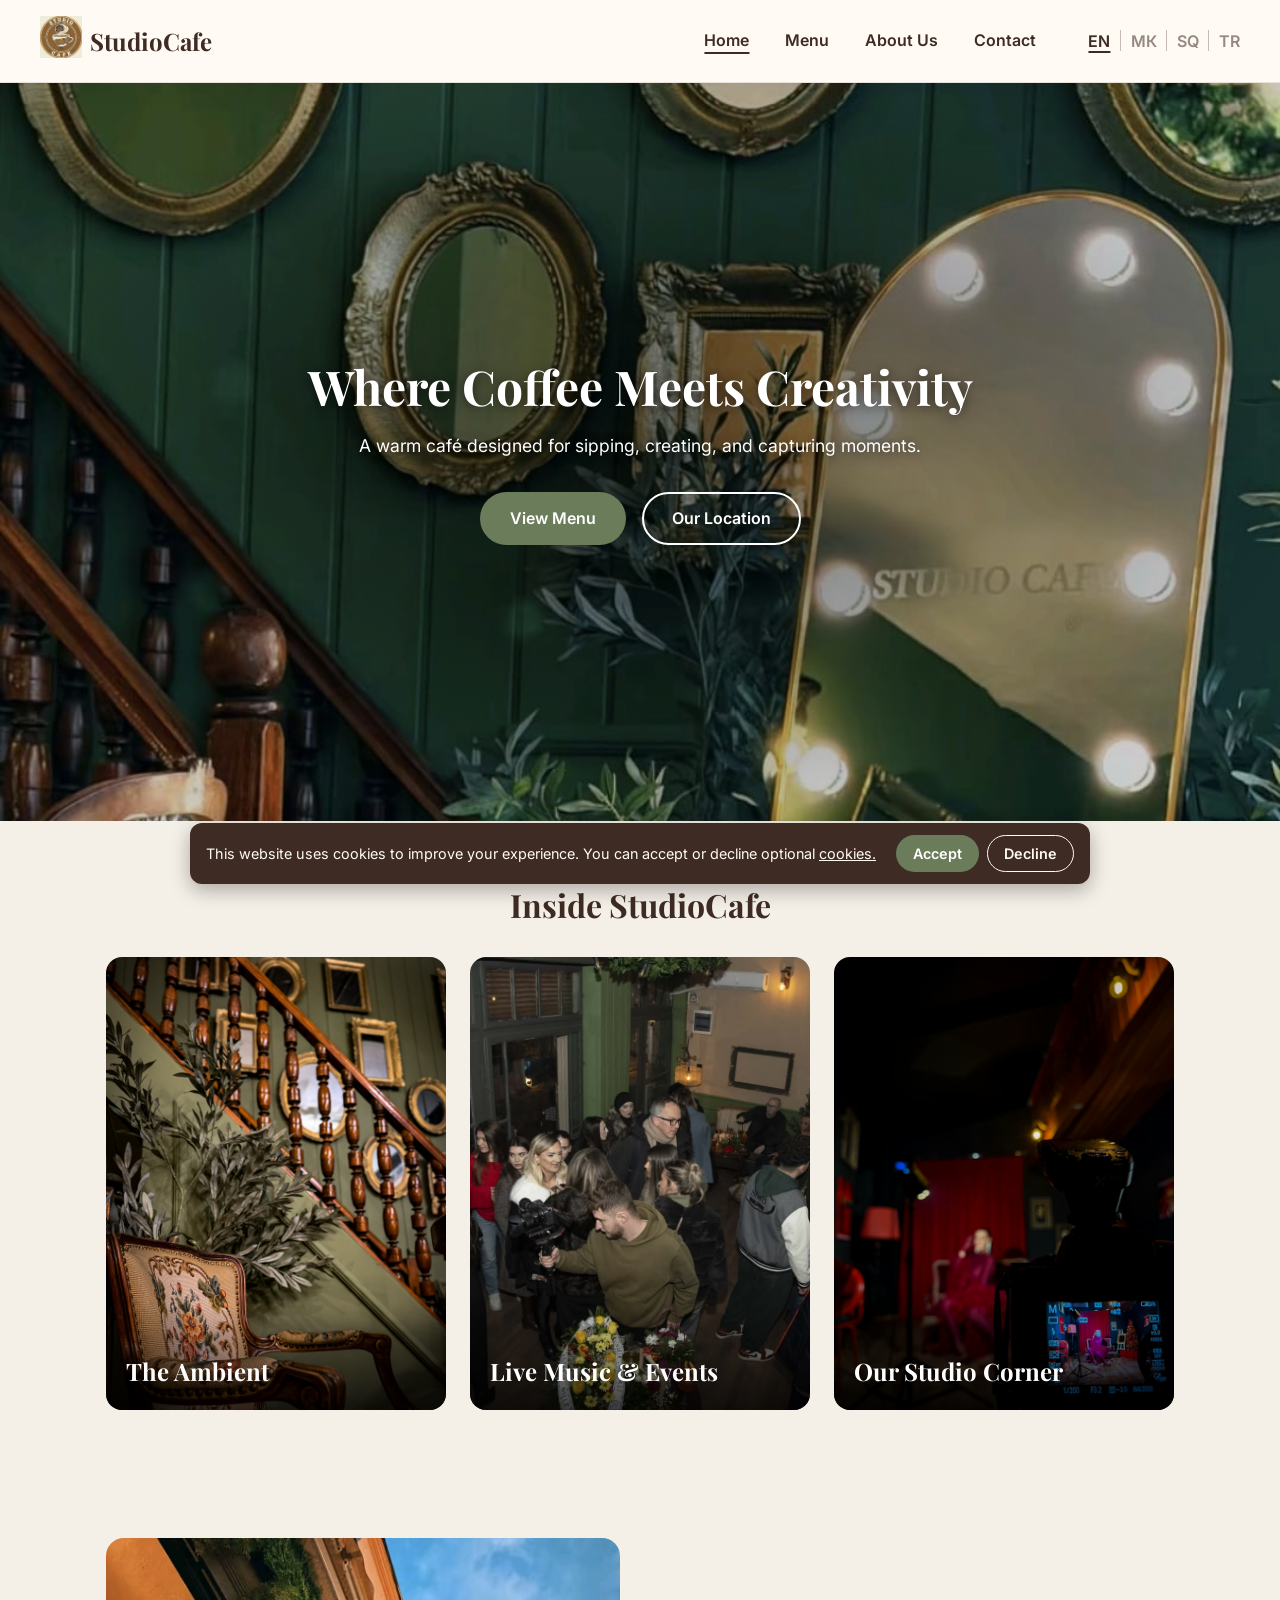
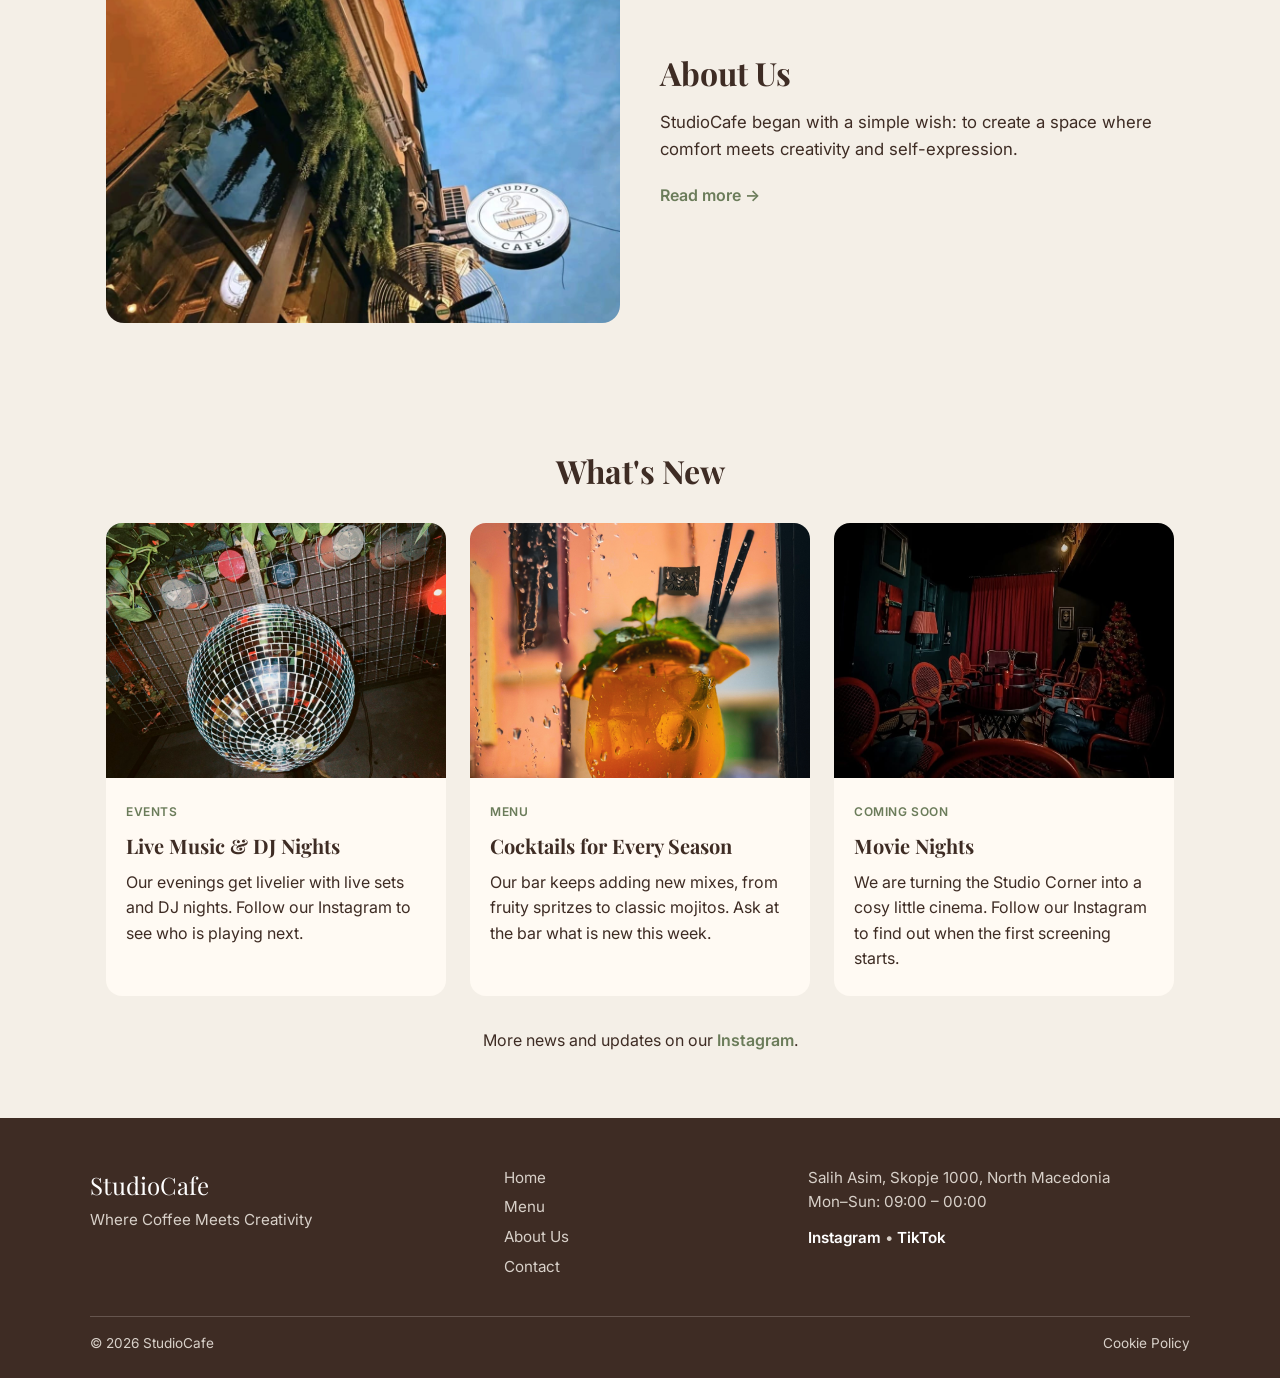
<file: index.html>
<!DOCTYPE html>
<html lang="en">
<head>
    <meta charset="UTF-8">
    <title data-i18n="title.home">StudioCafe | Coffee Meets Creativity</title>
    <meta name="description" data-i18n-content="meta.home" content="StudioCafe is a creative coffee shop featuring handcrafted drinks and a photo-ready studio corner.">
    <meta name="viewport" content="width=device-width, initial-scale=1.0">
    <link rel="icon" href="images/logo.jpg">
    <link rel="stylesheet" href="css/style.css?v=2">
</head>
<body>

<header>
    <nav>
        <div class="logo">
            <a href="index.html">
                <img src="images/logo.jpg" alt="StudioCafe Logo">
            </a>
            <a href="index.html"><h2>StudioCafe</h2></a>
        </div>

        <ul>
            <li><a href="index.html" class="active" data-i18n="nav.home">Home</a></li>
            <li><a href="menu.html" data-i18n="nav.menu">Menu</a></li>
            <li><a href="about.html" data-i18n="nav.about">About Us</a></li>
            <li><a href="contact.html" data-i18n="nav.contact">Contact</a></li>
            <li class="lang-switch">
                <button type="button" class="lang-btn" data-lang="en">EN</button>
                <button type="button" class="lang-btn" data-lang="mk">МК</button>
                <button type="button" class="lang-btn" data-lang="sq">SQ</button>
                <button type="button" class="lang-btn" data-lang="tr">TR</button>
            </li>
        </ul>
    </nav>
</header>

<section class="hero" id="home">
    <h1 data-i18n="hero.title">Where Coffee Meets Creativity</h1>
    <p data-i18n="hero.text">A warm café designed for sipping, creating, and capturing moments.</p>
    <div class="hero-buttons">
        <a href="menu.html" class="btn" data-i18n="hero.btn">View Menu</a>
        <a href="contact.html#visit" class="btn secondary" data-i18n="hero.btn2">Our Location</a>
    </div>
</section>

<section id="inside">
    <h2 data-i18n="gallery.title">Inside StudioCafe</h2>
    <div class="feature-cards">
        <a href="#ambient-popup" class="feature-card" data-popup="ambient-popup">
            <img src="images/ambient.jpg" alt="Cafe seating" data-i18n-alt="gallery.1.alt">
            <h3 data-i18n="gallery.1">The Ambient</h3>
        </a>
        <a href="#events-popup" class="feature-card" data-popup="events-popup">
            <img src="images/party2.jpeg" alt="Guests at an event at StudioCafe" data-i18n-alt="gallery.events.alt">
            <h3 data-i18n="gallery.events">Live Music &amp; Events</h3>
        </a>
        <a href="#studio-popup" class="feature-card" data-popup="studio-popup">
            <img src="images/studio-corner.jpg" alt="Studio Corner" data-i18n-alt="gallery.3.alt">
            <h3 data-i18n="gallery.3">Our Studio Corner</h3>
        </a>
    </div>
</section>

<section id="about-text">
    <div class="story">
        <img src="images/about.jpg" alt="About Us" data-i18n-alt="nav.about">
        <div class="story-text">
            <h2 data-i18n="nav.about">About Us</h2>
            <p data-i18n="about.text">StudioCafe began with a simple wish: to create a space where comfort meets creativity and self-expression.</p>
            <a href="about.html" class="story-more" data-i18n="about.more">Read more →</a>
        </div>
    </div>
</section>

<section id="news">
    <h2 data-i18n="news.title">What's New</h2>
    <div class="news">
        <article class="news-card">
            <img src="images/team-events.jpg" loading="lazy" alt="A disco ball hanging above a bar decorated with plants" data-i18n-alt="news1.alt">
            <div class="news-body">
                <span class="news-tag" data-i18n="news1.tag">Events</span>
                <h3 data-i18n="news1.title">Live Music &amp; DJ Nights</h3>
                <p data-i18n="news1.text">Our evenings get livelier with live sets and DJ nights. Follow our Instagram to see who is playing next.</p>
            </div>
        </article>
        <article class="news-card">
            <img src="images/cafe2.jpg" loading="lazy" alt="An orange cocktail with mint by a rainy window" data-i18n-alt="news2.alt">
            <div class="news-body">
                <span class="news-tag" data-i18n="news2.tag">Menu</span>
                <h3 data-i18n="news2.title">Cocktails for Every Season</h3>
                <p data-i18n="news2.text">Our bar keeps adding new mixes, from fruity spritzes to classic mojitos. Ask at the bar what is new this week.</p>
            </div>
        </article>
        <article class="news-card">
            <img src="images/studio-corner-1.jpeg" loading="lazy" style="object-position: center 60%" alt="Empty red chairs facing the red curtain in the Studio Corner" data-i18n-alt="news3.alt">
            <div class="news-body">
                <span class="news-tag" data-i18n="news3.tag">Coming Soon</span>
                <h3 data-i18n="news3.title">Movie Nights</h3>
                <p data-i18n="news3.text">We are turning the Studio Corner into a cosy little cinema. Follow our Instagram to find out when the first screening starts.</p>
            </div>
        </article>
    </div>
    <p class="news-more" data-i18n-html="news.more">More news and updates on our <a href="https://instagram.com/studiocafe.skopje" target="_blank" rel="noopener">Instagram</a>.</p>
</section>

<div id="cookie-banner" class="cookie-banner">
    <p data-i18n-html="cookie.text">
        This website uses cookies to improve your experience.
        You can accept or decline optional <a href="cookies.html">cookies.</a>
    </p>

    <div class="cookie-buttons">
        <button id="accept-cookies" data-i18n="cookie.accept">Accept</button>
        <button id="decline-cookies" data-i18n="cookie.decline">Decline</button>
    </div>
</div>

<dialog class="popup" id="ambient-popup" aria-labelledby="ambient-popup-title">

    <form method="dialog">
        <button class="popup-close">
            <span aria-hidden="true">&times;</span>
            <span class="sr-only" data-i18n="popup.close">Close</span>
        </button>
    </form>
    <div class="popup-inner">
        <div class="popup-text">
            <h2 id="ambient-popup-title" data-i18n="gallery.1">The Ambient</h2>
            <p data-i18n="popup.ambient.text">Soft light, warm tones and corners made for lingering. Every seat at StudioCafe is picture-perfect, ideal for your feed.</p>
        </div>

        <div class="slideshow">
            <div class="slides">
                <img src="images/ambient.jpg" loading="lazy" alt="The Ambient at StudioCafe, photo 1" data-i18n-alt="popup.ambient.alt1">
                <img src="images/ambient-2.jpeg" loading="lazy" alt="The Ambient at StudioCafe, photo 2" data-i18n-alt="popup.ambient.alt2">
                <img src="images/ambient-3.jpeg" loading="lazy" alt="The Ambient at StudioCafe, photo 3" data-i18n-alt="popup.ambient.alt3">
                <img src="images/ambient-4.jpeg" loading="lazy" alt="The Ambient at StudioCafe, photo 4" data-i18n-alt="popup.ambient.alt4">
            </div>
            <button type="button" class="slide-btn slide-prev" data-slide="-1">
                <span aria-hidden="true">&lsaquo;</span>
                <span class="sr-only" data-i18n="popup.prev">Previous photo</span>
            </button>
            <button type="button" class="slide-btn slide-next" data-slide="1">
                <span aria-hidden="true">&rsaquo;</span>
                <span class="sr-only" data-i18n="popup.next">Next photo</span>
            </button>
        </div>
    </div>
</dialog>

<dialog class="popup" id="studio-popup" aria-labelledby="studio-popup-title">
    <form method="dialog">
        <button class="popup-close">
            <span aria-hidden="true">&times;</span>
            <span class="sr-only" data-i18n="popup.close">Close</span>
        </button>
    </form>
    <div class="popup-inner">
        <div class="popup-text">
            <h2 id="studio-popup-title" data-i18n="gallery.3">Our Studio Corner</h2>
            <p data-i18n="popup.studio.text">The Studio Corner is the heart of StudioCafe: a beautifully styled space with perfect lighting and elegant backdrops, available to reserve for photo sessions.</p>
            <p data-i18n="popup.studio.text2">Reservations are made in person, so visit us and speak with our baristas.</p>
        </div>
        <div class="slideshow">
            <div class="slides">
                <img src="images/studio-corner.jpg" loading="lazy" alt="The Studio Corner at StudioCafe, photo 1" data-i18n-alt="popup.studio.alt1">
                <img src="images/studio-corner-1.jpeg" loading="lazy" alt="The Studio Corner at StudioCafe, photo 2" data-i18n-alt="popup.studio.alt2">
                <img src="images/studio-corner-2.jpeg" loading="lazy" alt="The Studio Corner at StudioCafe, photo 3" data-i18n-alt="popup.studio.alt3">
                <img src="images/studio-corner-3.jpeg" loading="lazy" alt="The Studio Corner at StudioCafe, photo 4" data-i18n-alt="popup.studio.alt4">
            </div>
            <button type="button" class="slide-btn slide-prev" data-slide="-1">
                <span aria-hidden="true">&lsaquo;</span>
                <span class="sr-only" data-i18n="popup.prev">Previous photo</span>
            </button>
            <button type="button" class="slide-btn slide-next" data-slide="1">
                <span aria-hidden="true">&rsaquo;</span>
                <span class="sr-only" data-i18n="popup.next">Next photo</span>
            </button>
        </div>
    </div>
</dialog>

<dialog class="popup" id="events-popup" aria-labelledby="events-popup-title">
    <form method="dialog">
        <button class="popup-close">
            <span aria-hidden="true">&times;</span>
            <span class="sr-only" data-i18n="popup.close">Close</span>
        </button>
    </form>
    <div class="popup-inner">
        <div class="popup-text">
            <h2 id="events-popup-title" data-i18n="gallery.events">Live Music &amp; Events</h2>
            <p data-i18n="popup.events.text">Every now and then, StudioCafe comes alive with live music and DJ sets. Announcements and bookings are handled through our official Instagram, so follow us to see what's coming up.</p>

            <a href="https://instagram.com/studiocafe.skopje" class="btn popup-btn" target="_blank" rel="noopener" data-i18n="popup.events.btn">Follow us on Instagram</a>
        </div>
        <div class="slideshow">
            <div class="slides">
                <img src="images/party2.jpeg" loading="lazy" alt="Guests at an event at StudioCafe" data-i18n-alt="popup.events.alt1">
                <img src="images/party1.jpeg" loading="lazy" alt="Poster for a live music night at StudioCafe" data-i18n-alt="popup.events.alt2">
            </div>
            <button type="button" class="slide-btn slide-prev" data-slide="-1">
                <span aria-hidden="true">&lsaquo;</span>
                <span class="sr-only" data-i18n="popup.prev">Previous photo</span>
            </button>
            <button type="button" class="slide-btn slide-next" data-slide="1">
                <span aria-hidden="true">&rsaquo;</span>
                <span class="sr-only" data-i18n="popup.next">Next photo</span>
            </button>
        </div>
    </div>
</dialog>

<footer>
    <div class="footer-inner">
        <div class="footer-brand">
            <p class="footer-name">StudioCafe</p>
            <p data-i18n="hero.title">Where Coffee Meets Creativity</p>
        </div>

        <ul class="footer-links">
            <li><a href="index.html" data-i18n="nav.home">Home</a></li>
            <li><a href="menu.html" data-i18n="nav.menu">Menu</a></li>
            <li><a href="about.html" data-i18n="nav.about">About Us</a></li>
            <li><a href="contact.html" data-i18n="nav.contact">Contact</a></li>
        </ul>

        <div class="footer-visit">
            <p data-i18n="footer.address">Salih Asim, Skopje 1000, North Macedonia</p>
            <p data-i18n="footer.hours">Mon–Sun: 09:00 – 00:00</p>
            <div class="socials">
                <a href="https://instagram.com/studiocafe.skopje" target="_blank" rel="noopener">Instagram</a> •
                <a href="https://www.tiktok.com/@studiocafe.skopje" target="_blank" rel="noopener">TikTok</a>
            </div>
        </div>
    </div>

    <div class="footer-bottom">
        <p data-i18n="footer.rights">© 2026 StudioCafe</p>
        <a href="cookies.html" data-i18n="cookies.title">Cookie Policy</a>
    </div>
</footer>

<script>
    document.querySelectorAll('[data-popup]').forEach(card => {
        card.addEventListener('click', event => {
            event.preventDefault();
            document.getElementById(card.dataset.popup).showModal();
        });
    });

    document.querySelectorAll('[data-slide]').forEach(button => {
        button.addEventListener('click', () => {
            const slides = button.parentElement.querySelector('.slides');
            slides.scrollBy({ left: button.dataset.slide * slides.clientWidth, behavior: 'smooth' });
        });
    });

    document.querySelectorAll('dialog.popup').forEach(popup => {
        popup.addEventListener('click', event => {
            if (event.target === popup) popup.close();
        });
    });
</script>
<script src="languages.js?v=2"></script>
<script src="cookies.js?v=2"></script>
</body>
</html>
</file>
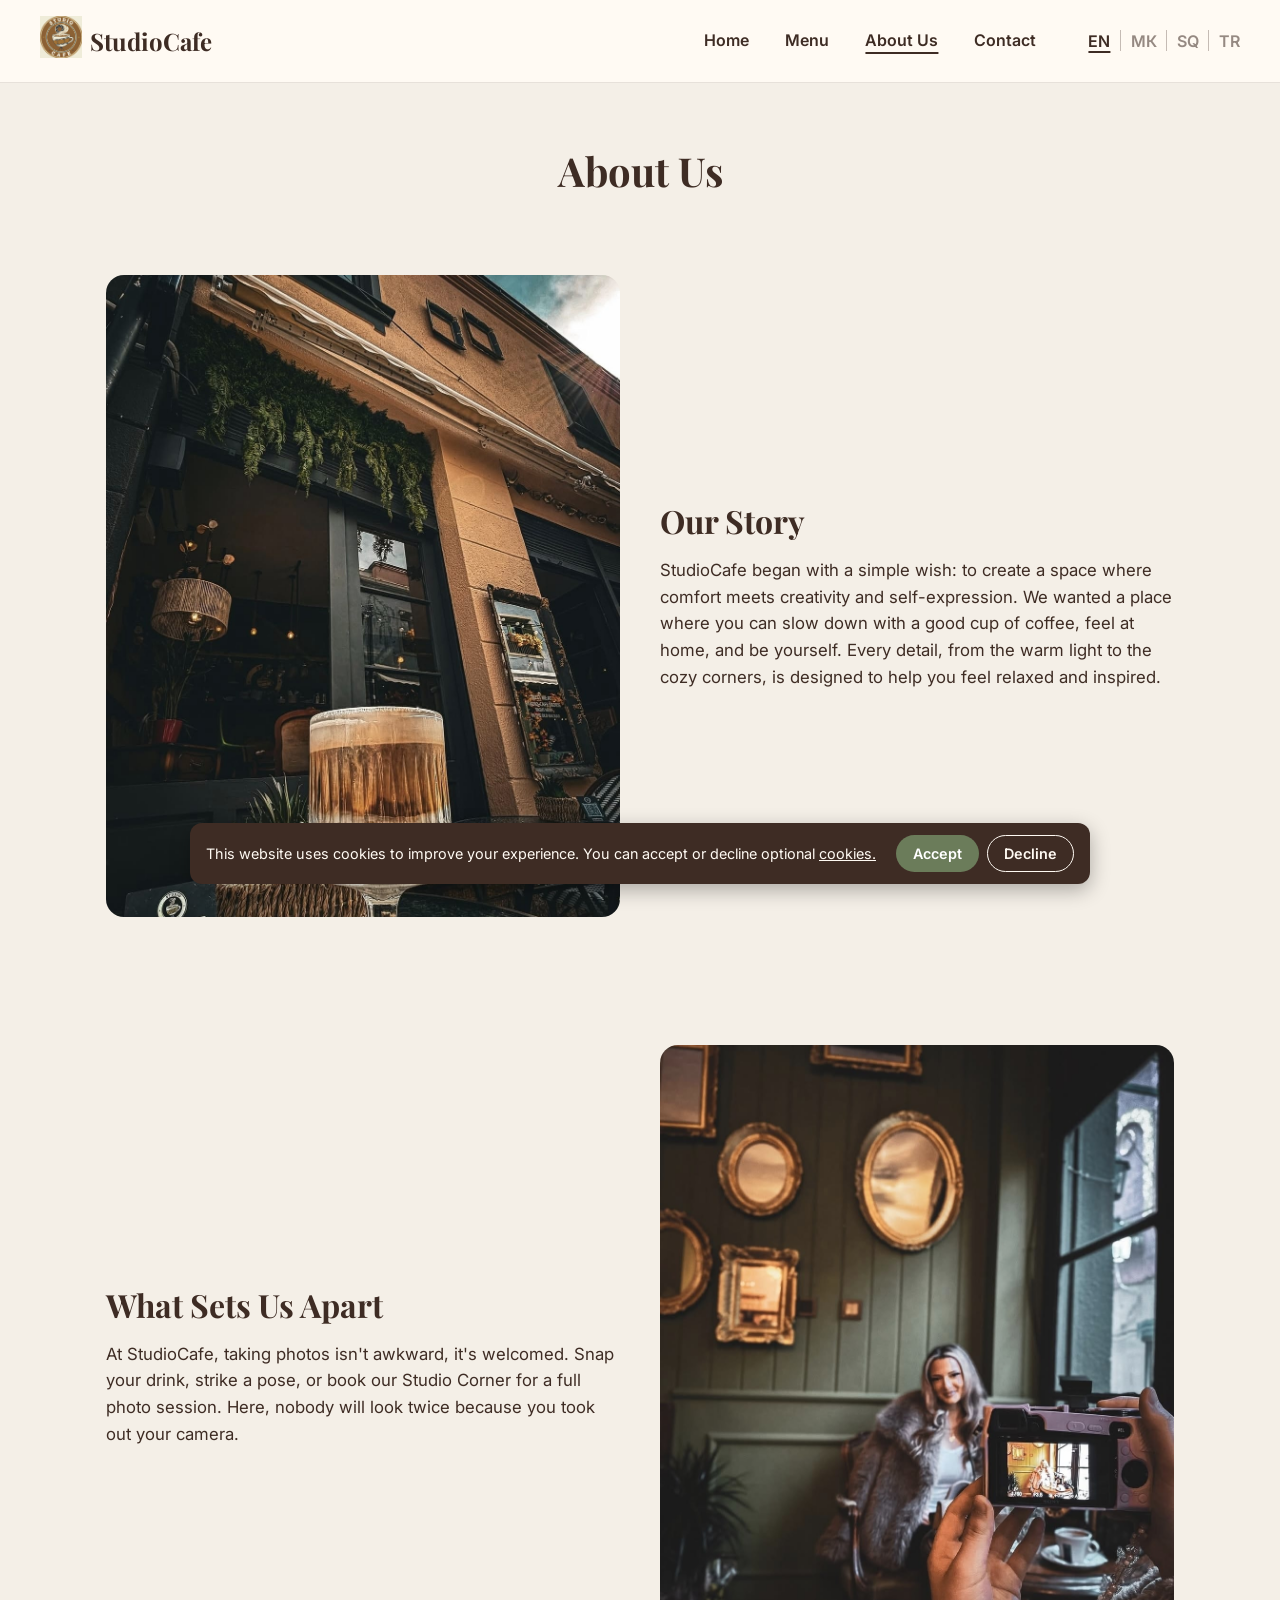
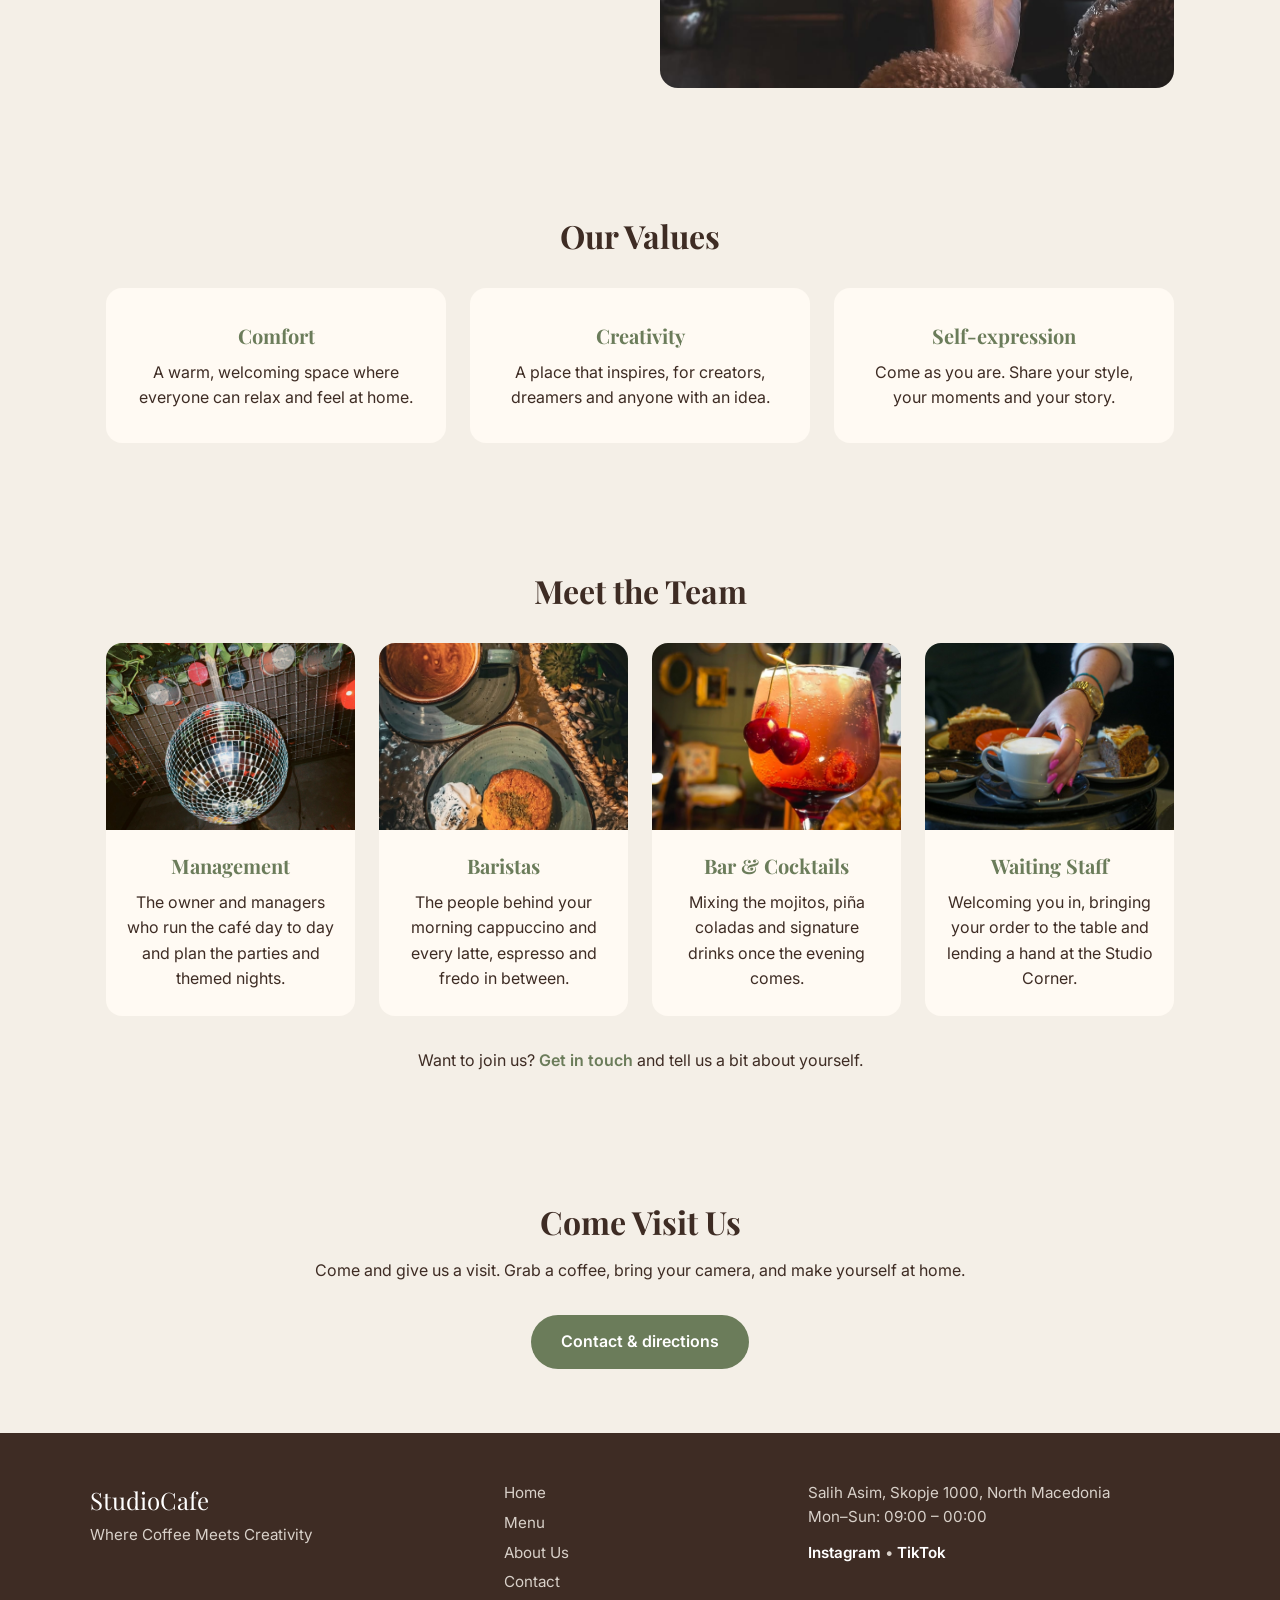
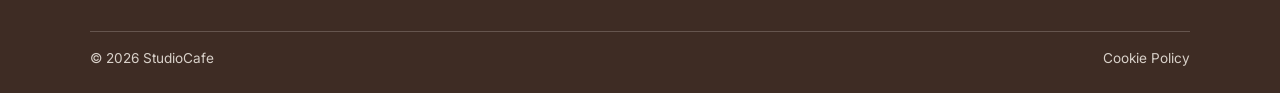
<file: about.html>
<!DOCTYPE html>
<html lang="en">
<head>
    <meta charset="UTF-8">
    <title data-i18n="title.about">StudioCafe | About Us</title>
    <meta name="description" data-i18n-content="meta.about" content="The story behind StudioCafe in Skopje: a warm café built around comfort, creativity and self-expression.">
    <meta name="viewport" content="width=device-width, initial-scale=1.0">
    <link rel="icon" href="images/logo.jpg">
    <link rel="stylesheet" href="css/style.css?v=2">
</head>
<body>

<header>
    <nav>
        <div class="logo">
            <a href="index.html">
                <img src="images/logo.jpg" alt="StudioCafe Logo">
            </a>
            <a href="index.html"><h2>StudioCafe</h2></a>
        </div>

        <ul>
            <li><a href="index.html" data-i18n="nav.home">Home</a></li>
            <li><a href="menu.html" data-i18n="nav.menu">Menu</a></li>
            <li><a href="about.html" class="active" data-i18n="nav.about">About Us</a></li>
            <li><a href="contact.html" data-i18n="nav.contact">Contact</a></li>
            <li class="lang-switch">
                <button type="button" class="lang-btn" data-lang="en">EN</button>
                <button type="button" class="lang-btn" data-lang="mk">МК</button>
                <button type="button" class="lang-btn" data-lang="sq">SQ</button>
                <button type="button" class="lang-btn" data-lang="tr">TR</button>
            </li>
        </ul>
    </nav>
</header>

<section class="page-title">
    <h1 data-i18n="nav.about">About Us</h1>
</section>

<section>
    <div class="story story-portrait">
        <img src="images/about-3.jpeg" alt="A coffee on a table outside StudioCafe" data-i18n-alt="about.img.alt">
        <div class="story-text">
            <h2 data-i18n="about.title">Our Story</h2>
            <p data-i18n="about.story.text">StudioCafe began with a simple wish: to create a space where comfort meets creativity and self-expression. We wanted a place where you can slow down with a good cup of coffee, feel at home, and be yourself. Every detail, from the warm light to the cozy corners, is designed to help you feel relaxed and inspired.</p>
        </div>
    </div>
</section>

<section>

    <div class="story story-reverse">
        <div class="story-text">
            <h2 data-i18n="about.apart.title">What Sets Us Apart</h2>
            <p data-i18n="about.apart.text">At StudioCafe, taking photos isn't awkward, it's welcomed. Snap your drink, strike a pose, or book our Studio Corner for a full photo session. Here, nobody will look twice because you took out your camera.</p>
        </div>
        <img src="images/about-2.jpeg" alt="A guest being photographed with a camera at StudioCafe" data-i18n-alt="about.apart.img.alt">
    </div>
</section>

<section>
    <h2 data-i18n="about.values.title">Our Values</h2>
    <div class="values">
        <div class="value-card">
            <h3 data-i18n="about.value1.title">Comfort</h3>
            <p data-i18n="about.value1.text">A warm, welcoming space where everyone can relax and feel at home.</p>
        </div>
        <div class="value-card">
            <h3 data-i18n="about.value2.title">Creativity</h3>
            <p data-i18n="about.value2.text">A place that inspires, for creators, dreamers and anyone with an idea.</p>
        </div>
        <div class="value-card">
            <h3 data-i18n="about.value3.title">Self-expression</h3>
            <p data-i18n="about.value3.text">Come as you are. Share your style, your moments and your story.</p>
        </div>
    </div>
</section>

<section>
    <h2 data-i18n="about.team.title">Meet the Team</h2>
    <div class="team">
        <div class="team-card">
            <img src="images/team-events.jpg" alt="A disco ball hanging above a bar decorated with plants" data-i18n-alt="about.team4.alt">
            <h3 data-i18n="about.team4.title">Management</h3>
            <p data-i18n="about.team4.text">The owner and managers who run the café day to day and plan the parties and themed nights.</p>
        </div>
        <div class="team-card">
            <img src="images/team-baristas.jpg" alt="A coffee and a dessert served on green plates at StudioCafe" data-i18n-alt="about.team1.alt">
            <h3 data-i18n="about.team1.title">Baristas</h3>
            <p data-i18n="about.team1.text">The people behind your morning cappuccino and every latte, espresso and fredo in between.</p>
        </div>
        <div class="team-card">
            <img src="images/team-bar.jpg" style="object-position: center 35%" alt="A cherry cocktail on a table at StudioCafe" data-i18n-alt="about.team2.alt">
            <h3 data-i18n="about.team2.title">Bar &amp; Cocktails</h3>
            <p data-i18n="about.team2.text">Mixing the mojitos, piña coladas and signature drinks once the evening comes.</p>
        </div>
        <div class="team-card">
            <img src="images/team-waiting.jpg" alt="A hand placing a cappuccino on a tray next to slices of cake" data-i18n-alt="about.team3.alt">
            <h3 data-i18n="about.team3.title">Waiting Staff</h3>
            <p data-i18n="about.team3.text">Welcoming you in, bringing your order to the table and lending a hand at the Studio Corner.</p>
        </div>
    </div>
    <p class="team-join" data-i18n-html="about.team.join">Want to join us? <a href="contact.html">Get in touch</a> and tell us a bit about yourself.</p>
</section>

<section class="cta">
    <h2 data-i18n="about.cta.title">Come Visit Us</h2>
    <p data-i18n="about.cta.text">Come and give us a visit. Grab a coffee, bring your camera, and make yourself at home.</p>
    <a href="contact.html" class="btn" data-i18n="about.cta.btn">Contact &amp; directions</a>
</section>

<div id="cookie-banner" class="cookie-banner">
    <p data-i18n-html="cookie.text">
        This website uses cookies to improve your experience.
        You can accept or decline optional <a href="cookies.html">cookies.</a>
    </p>

    <div class="cookie-buttons">
        <button id="accept-cookies" data-i18n="cookie.accept">Accept</button>
        <button id="decline-cookies" data-i18n="cookie.decline">Decline</button>
    </div>
</div>

<footer>
    <div class="footer-inner">
        <div class="footer-brand">
            <p class="footer-name">StudioCafe</p>
            <p data-i18n="hero.title">Where Coffee Meets Creativity</p>
        </div>

        <ul class="footer-links">
            <li><a href="index.html" data-i18n="nav.home">Home</a></li>
            <li><a href="menu.html" data-i18n="nav.menu">Menu</a></li>
            <li><a href="about.html" data-i18n="nav.about">About Us</a></li>
            <li><a href="contact.html" data-i18n="nav.contact">Contact</a></li>
        </ul>

        <div class="footer-visit">
            <p data-i18n="footer.address">Salih Asim, Skopje 1000, North Macedonia</p>
            <p data-i18n="footer.hours">Mon–Sun: 09:00 – 00:00</p>
            <div class="socials">
                <a href="https://instagram.com/studiocafe.skopje" target="_blank" rel="noopener">Instagram</a> •
                <a href="https://www.tiktok.com/@studiocafe.skopje" target="_blank" rel="noopener">TikTok</a>
            </div>
        </div>
    </div>

    <div class="footer-bottom">
        <p data-i18n="footer.rights">© 2026 StudioCafe</p>
        <a href="cookies.html" data-i18n="cookies.title">Cookie Policy</a>
    </div>
</footer>

<script src="languages.js?v=2"></script>
<script src="cookies.js?v=2"></script>
</body>
</html>
</file>
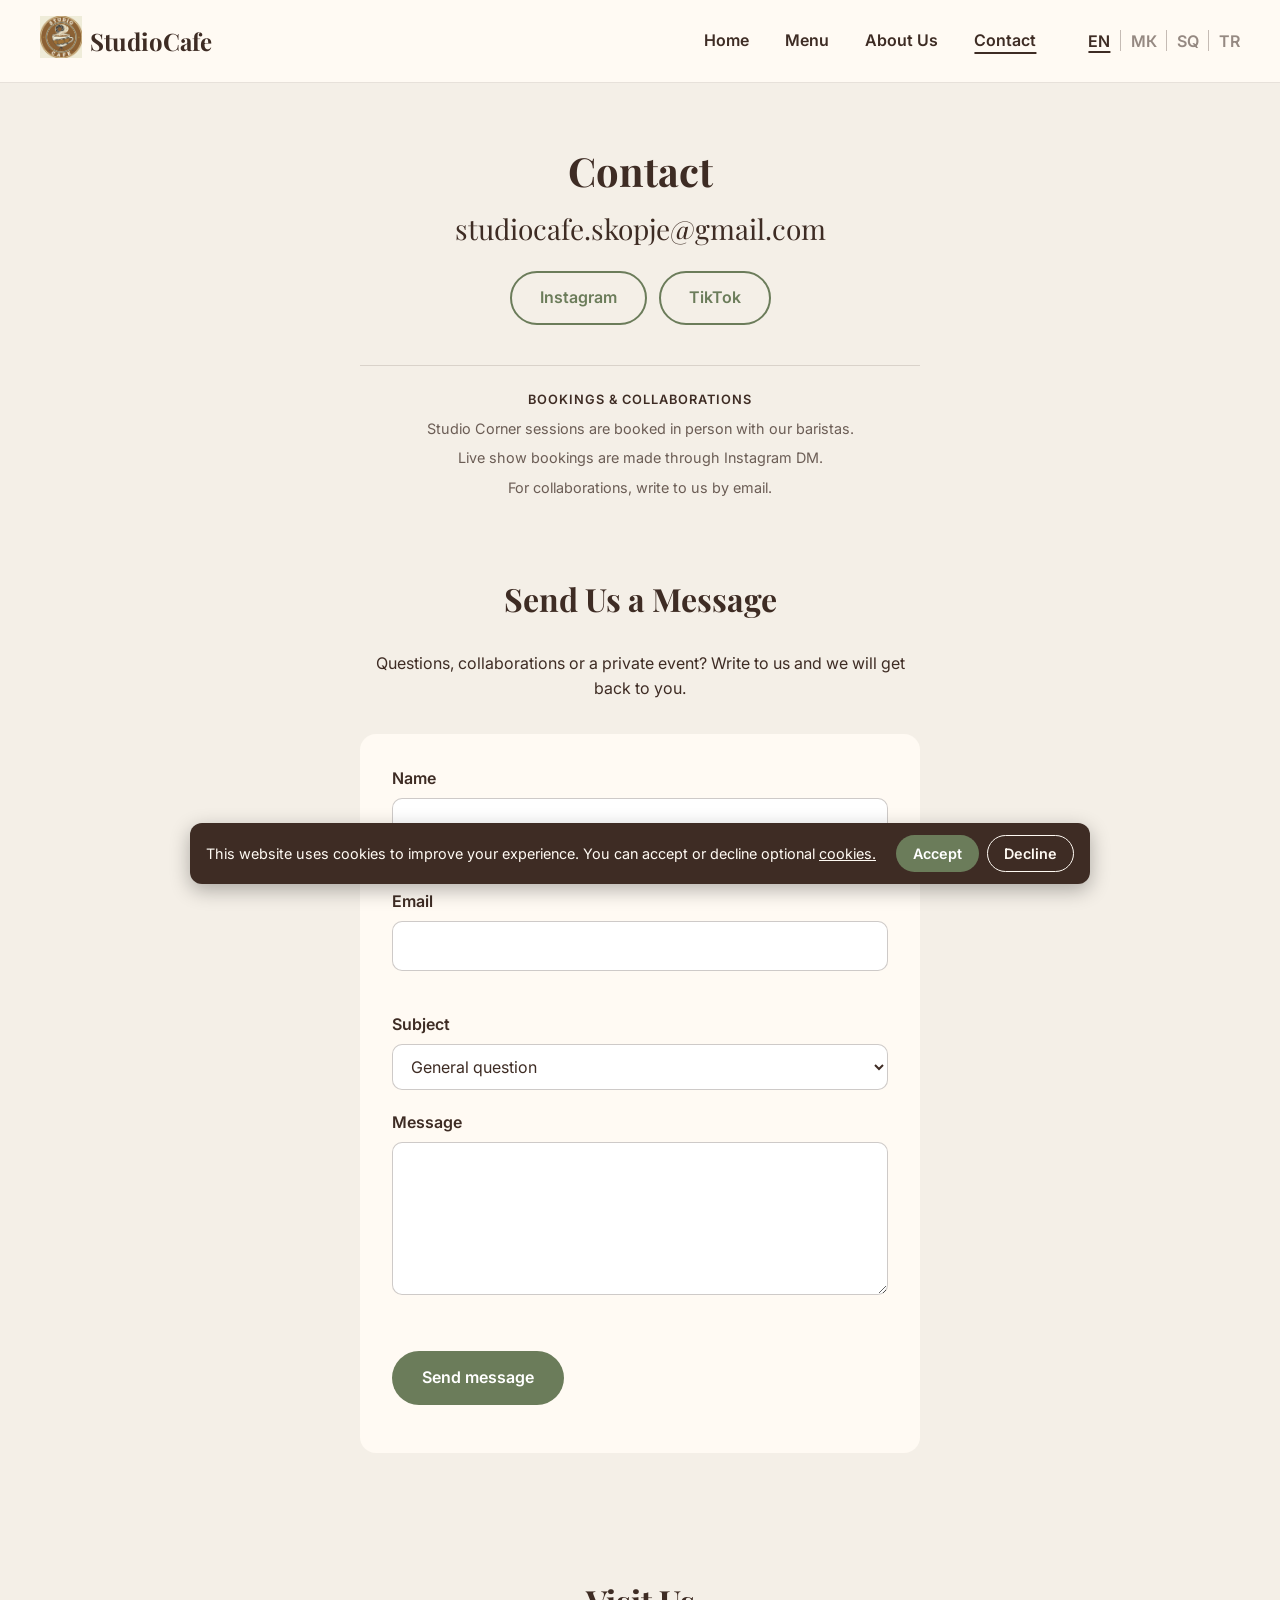
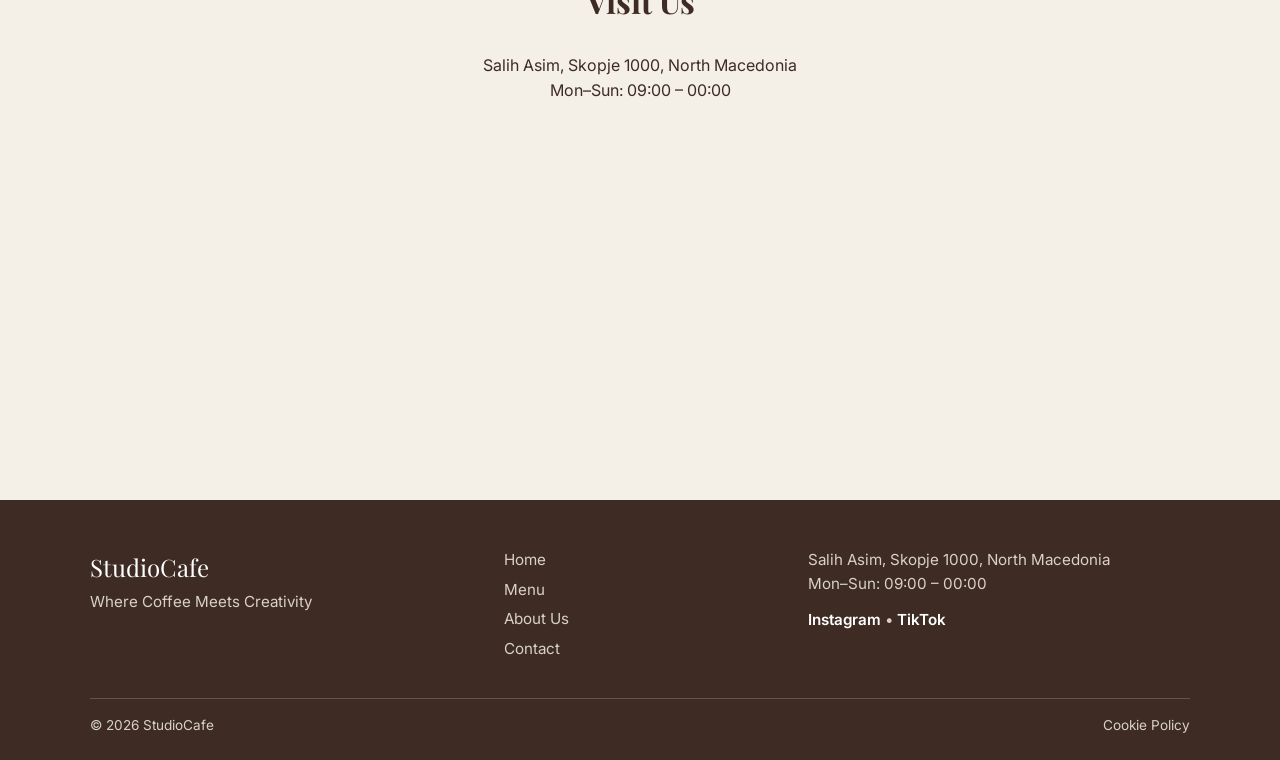
<file: contact.html>
<!DOCTYPE html>
<html lang="en">
<head>
    <meta charset="UTF-8">
    <title data-i18n="title.contact">StudioCafe | Contact</title>
    <meta name="description" data-i18n-content="meta.contact" content="Find StudioCafe in Skopje: address, opening hours, map, email and social media.">
    <meta name="viewport" content="width=device-width, initial-scale=1.0">
    <link rel="icon" href="images/logo.jpg">
    <link rel="stylesheet" href="css/style.css?v=2">
</head>
<body>

<header>
    <nav>
        <div class="logo">
            <a href="index.html">
                <img src="images/logo.jpg" alt="StudioCafe Logo">
            </a>
            <a href="index.html"><h2>StudioCafe</h2></a>
        </div>

        <ul>
            <li><a href="index.html" data-i18n="nav.home">Home</a></li>
            <li><a href="menu.html" data-i18n="nav.menu">Menu</a></li>
            <li><a href="about.html" data-i18n="nav.about">About Us</a></li>
            <li><a href="contact.html" class="active" data-i18n="nav.contact">Contact</a></li>
            <li class="lang-switch">
                <button type="button" class="lang-btn" data-lang="en">EN</button>
                <button type="button" class="lang-btn" data-lang="mk">МК</button>
                <button type="button" class="lang-btn" data-lang="sq">SQ</button>
                <button type="button" class="lang-btn" data-lang="tr">TR</button>
            </li>
        </ul>
    </nav>
</header>

<section class="contact">
    <h1 data-i18n="nav.contact">Contact</h1>

    <span class="contact-email">studiocafe.skopje@gmail.com</span>

    <div class="contact-socials">
        <a href="https://instagram.com/studiocafe.skopje" class="btn secondary" target="_blank" rel="noopener">Instagram</a>
        <a href="https://www.tiktok.com/@studiocafe.skopje" class="btn secondary" target="_blank" rel="noopener">TikTok</a>
    </div>

    <div class="contact-notes">
        <p class="contact-notes-title" data-i18n="contact.notes.title">Bookings &amp; collaborations</p>
        <p data-i18n="contact.note1">Studio Corner sessions are booked in person with our baristas.</p>
        <p data-i18n="contact.note2">Live show bookings are made through Instagram DM.</p>
        <p data-i18n="contact.note3">For collaborations, write to us by email.</p>
    </div>
</section>

<section id="message">
    <h2 data-i18n="form.title">Send Us a Message</h2>
    <p class="form-intro" data-i18n="form.intro">Questions, collaborations or a private event? Write to us and we will get back to you.</p>

    <form id="contact-form" class="contact-form" novalidate>
        <div class="form-row">
            <label for="cf-name" data-i18n="form.name">Name</label>
            <input type="text" id="cf-name" name="name" autocomplete="name" required>
            <p class="form-error" id="cf-name-error"></p>
        </div>
        <div class="form-row">
            <label for="cf-email" data-i18n="form.email">Email</label>
            <input type="email" id="cf-email" name="email" autocomplete="email" required>
            <p class="form-error" id="cf-email-error"></p>
        </div>
        <div class="form-row">
            <label for="cf-subject" data-i18n="form.subject">Subject</label>
            <select id="cf-subject" name="subject">
                <option value="question" data-i18n="form.subject.question">General question</option>
                <option value="collaboration" data-i18n="form.subject.collab">Collaboration</option>
                <option value="event" data-i18n="form.subject.event">Private event</option>
                <option value="feedback" data-i18n="form.subject.feedback">Feedback</option>
            </select>
        </div>
        <div class="form-row">
            <label for="cf-message" data-i18n="form.message">Message</label>
            <textarea id="cf-message" name="message" rows="5" required></textarea>
            <p class="form-error" id="cf-message-error"></p>
        </div>
        <button type="submit" class="btn" data-i18n="form.send">Send message</button>
        <p class="form-success" id="cf-success" role="status"></p>
    </form>
</section>

<section id="visit">
    <h2 data-i18n="visit.title">Visit Us</h2>
    <p style="text-align:center" data-i18n-html="visit.info">
        Salih Asim, Skopje 1000, North Macedonia<br>
        Mon–Sun: 09:00 – 00:00
    </p>

    <iframe title="Map showing the location of StudioCafe" data-i18n-title="visit.map" src="https://www.google.com/maps/embed?pb=!1m18!1m12!1m3!1d5929.890289733221!2d21.42809606977541!3d42.00145279999998!2m3!1f0!2f0!3f0!3m2!1i1024!2i768!4f13.1!3m3!1m2!1s0x135415006b0d050f%3A0x2e1b5b68db33bd34!2sStudio%20Cafe%20Skopje!5e0!3m2!1sen!2smk!4v1790899755242!5m2!1sen!2smk" width="600" height="450" style="border:0;" allowfullscreen="" loading="lazy" referrerpolicy="strict-origin-when-cross-origin"></iframe>
</section>

<div id="cookie-banner" class="cookie-banner">
    <p data-i18n-html="cookie.text">
        This website uses cookies to improve your experience.
        You can accept or decline optional <a href="cookies.html">cookies.</a>
    </p>

    <div class="cookie-buttons">
        <button id="accept-cookies" data-i18n="cookie.accept">Accept</button>
        <button id="decline-cookies" data-i18n="cookie.decline">Decline</button>
    </div>
</div>

<footer>
    <div class="footer-inner">
        <div class="footer-brand">
            <p class="footer-name">StudioCafe</p>
            <p data-i18n="hero.title">Where Coffee Meets Creativity</p>
        </div>

        <ul class="footer-links">
            <li><a href="index.html" data-i18n="nav.home">Home</a></li>
            <li><a href="menu.html" data-i18n="nav.menu">Menu</a></li>
            <li><a href="about.html" data-i18n="nav.about">About Us</a></li>
            <li><a href="contact.html" data-i18n="nav.contact">Contact</a></li>
        </ul>

        <div class="footer-visit">
            <p data-i18n="footer.address">Salih Asim, Skopje 1000, North Macedonia</p>
            <p data-i18n="footer.hours">Mon–Sun: 09:00 – 00:00</p>
            <div class="socials">
                <a href="https://instagram.com/studiocafe.skopje" target="_blank" rel="noopener">Instagram</a> •
                <a href="https://www.tiktok.com/@studiocafe.skopje" target="_blank" rel="noopener">TikTok</a>
            </div>
        </div>
    </div>

    <div class="footer-bottom">
        <p data-i18n="footer.rights">© 2026 StudioCafe</p>
        <a href="cookies.html" data-i18n="cookies.title">Cookie Policy</a>
    </div>
</footer>

<script src="languages.js?v=2"></script>
<script src="cookies.js?v=2"></script>
<script>
    const form = document.getElementById("contact-form");
    const success = document.getElementById("cf-success");

    // Messages keep their data-i18n key, so they follow the language switcher
    function showMessage(el, key) {
        if (key) {
            el.setAttribute("data-i18n", key);
            el.textContent = translations[document.documentElement.lang][key];
        } else {
            el.removeAttribute("data-i18n");
            el.textContent = "";
        }
    }

    function checkField(input) {
        const value = input.value.trim();
        let key = null;
        if (!value) key = "form.error.required";
        else if (input.type === "email" && !/^[^\s@]+@[^\s@]+\.[^\s@]+$/.test(value)) key = "form.error.email";
        else if (input.name === "message" && value.length < 10) key = "form.error.short";
        showMessage(document.getElementById(input.id + "-error"), key);
        input.setAttribute("aria-invalid", key ? "true" : "false");
        return !key;
    }

    const fields = [...form.querySelectorAll("[required]")];
    fields.forEach(input => input.addEventListener("input", () => {
        if (input.getAttribute("aria-invalid") === "true") checkField(input);
    }));

    form.addEventListener("submit", event => {
        event.preventDefault();
        const valid = fields.map(checkField).every(Boolean);
        if (!valid) {
            showMessage(success, null);
            form.querySelector("[aria-invalid='true']").focus();
            return;
        }
        form.reset();
        fields.forEach(input => input.removeAttribute("aria-invalid"));
        showMessage(success, "form.success");
    });
</script>
</body>
</html>
</file>
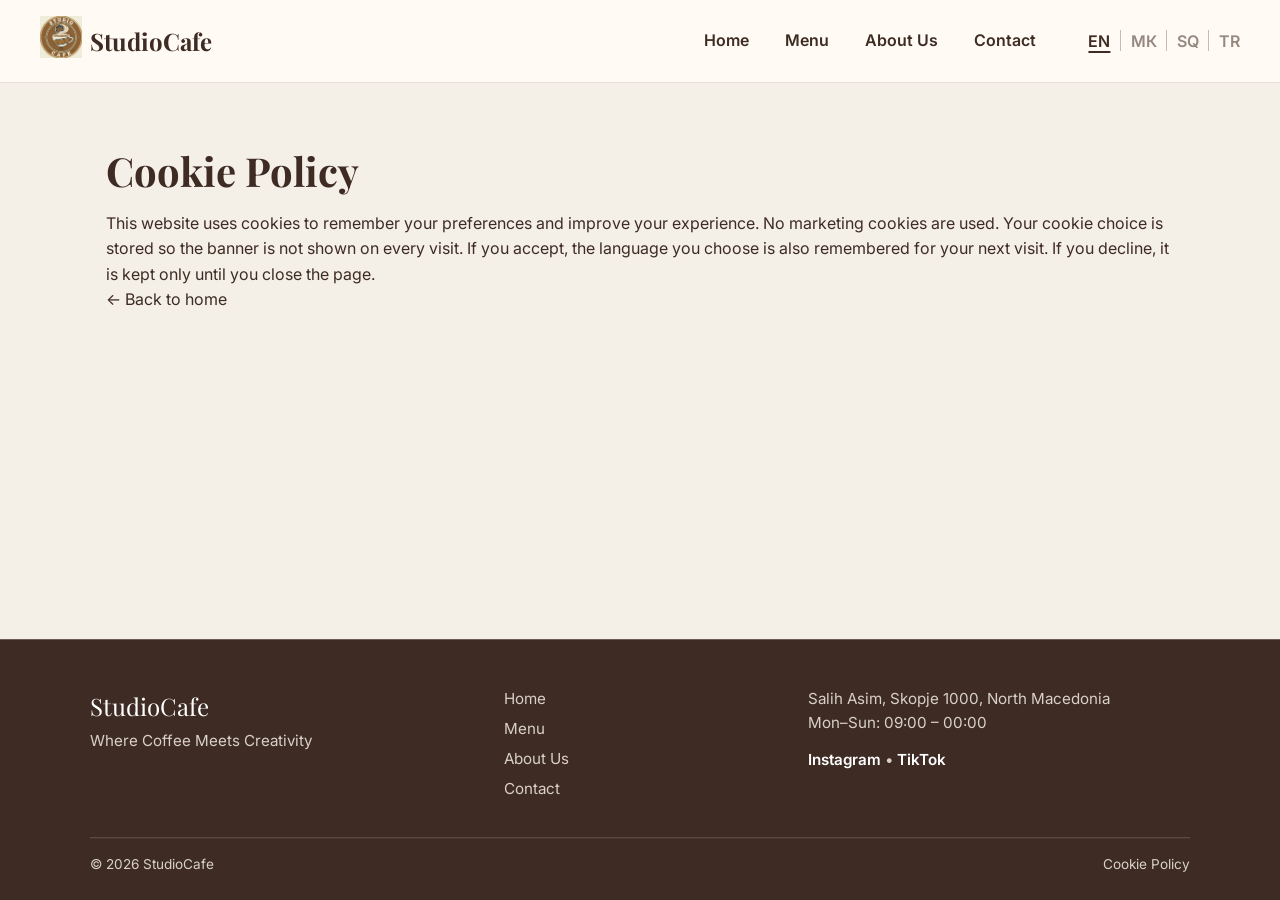
<file: cookies.html>
<!DOCTYPE html>
<html lang="en">
<head>
    <meta charset="UTF-8">
    <meta name="viewport" content="width=device-width, initial-scale=1.0">
    <title data-i18n="title.cookies">StudioCafe | Cookies</title>
    <link rel="icon" href="images/logo.jpg">
    <link rel="stylesheet" href="css/style.css?v=2">
</head>
<body>

<header>
    <nav>
        <div class="logo">
            <a href="index.html">
                <img src="images/logo.jpg" alt="StudioCafe Logo">
            </a>
            <a href="index.html"><h2>StudioCafe</h2></a>
        </div>
        <ul>
            <li><a href="index.html" data-i18n="nav.home">Home</a></li>
            <li><a href="menu.html" data-i18n="nav.menu">Menu</a></li>
            <li><a href="about.html" data-i18n="nav.about">About Us</a></li>
            <li><a href="contact.html" data-i18n="nav.contact">Contact</a></li>
            <li class="lang-switch">
                <button type="button" class="lang-btn" data-lang="en">EN</button>
                <button type="button" class="lang-btn" data-lang="mk">МК</button>
                <button type="button" class="lang-btn" data-lang="sq">SQ</button>
                <button type="button" class="lang-btn" data-lang="tr">TR</button>
            </li>
        </ul>
    </nav>
</header>

<section>
    <h1 data-i18n="cookies.title">Cookie Policy</h1>

    <p data-i18n="cookies.text">This website uses cookies to remember your preferences and improve your experience. No marketing cookies are used. Your cookie choice is stored so the banner is not shown on every visit. If you accept, the language you choose is also remembered for your next visit. If you decline, it is kept only until you close the page.</p>

    <p><a href="index.html" data-i18n="cookies.back">← Back to home</a></p>
</section>

<footer>
    <div class="footer-inner">
        <div class="footer-brand">
            <p class="footer-name">StudioCafe</p>
            <p data-i18n="hero.title">Where Coffee Meets Creativity</p>
        </div>

        <ul class="footer-links">
            <li><a href="index.html" data-i18n="nav.home">Home</a></li>
            <li><a href="menu.html" data-i18n="nav.menu">Menu</a></li>
            <li><a href="about.html" data-i18n="nav.about">About Us</a></li>
            <li><a href="contact.html" data-i18n="nav.contact">Contact</a></li>
        </ul>

        <div class="footer-visit">
            <p data-i18n="footer.address">Salih Asim, Skopje 1000, North Macedonia</p>
            <p data-i18n="footer.hours">Mon–Sun: 09:00 – 00:00</p>
            <div class="socials">
                <a href="https://instagram.com/studiocafe.skopje" target="_blank" rel="noopener">Instagram</a> •
                <a href="https://www.tiktok.com/@studiocafe.skopje" target="_blank" rel="noopener">TikTok</a>
            </div>
        </div>
    </div>

    <div class="footer-bottom">
        <p data-i18n="footer.rights">© 2026 StudioCafe</p>
        <a href="cookies.html" data-i18n="cookies.title">Cookie Policy</a>
    </div>
</footer>

<script src="languages.js?v=2"></script>
</body>
</html>
</file>
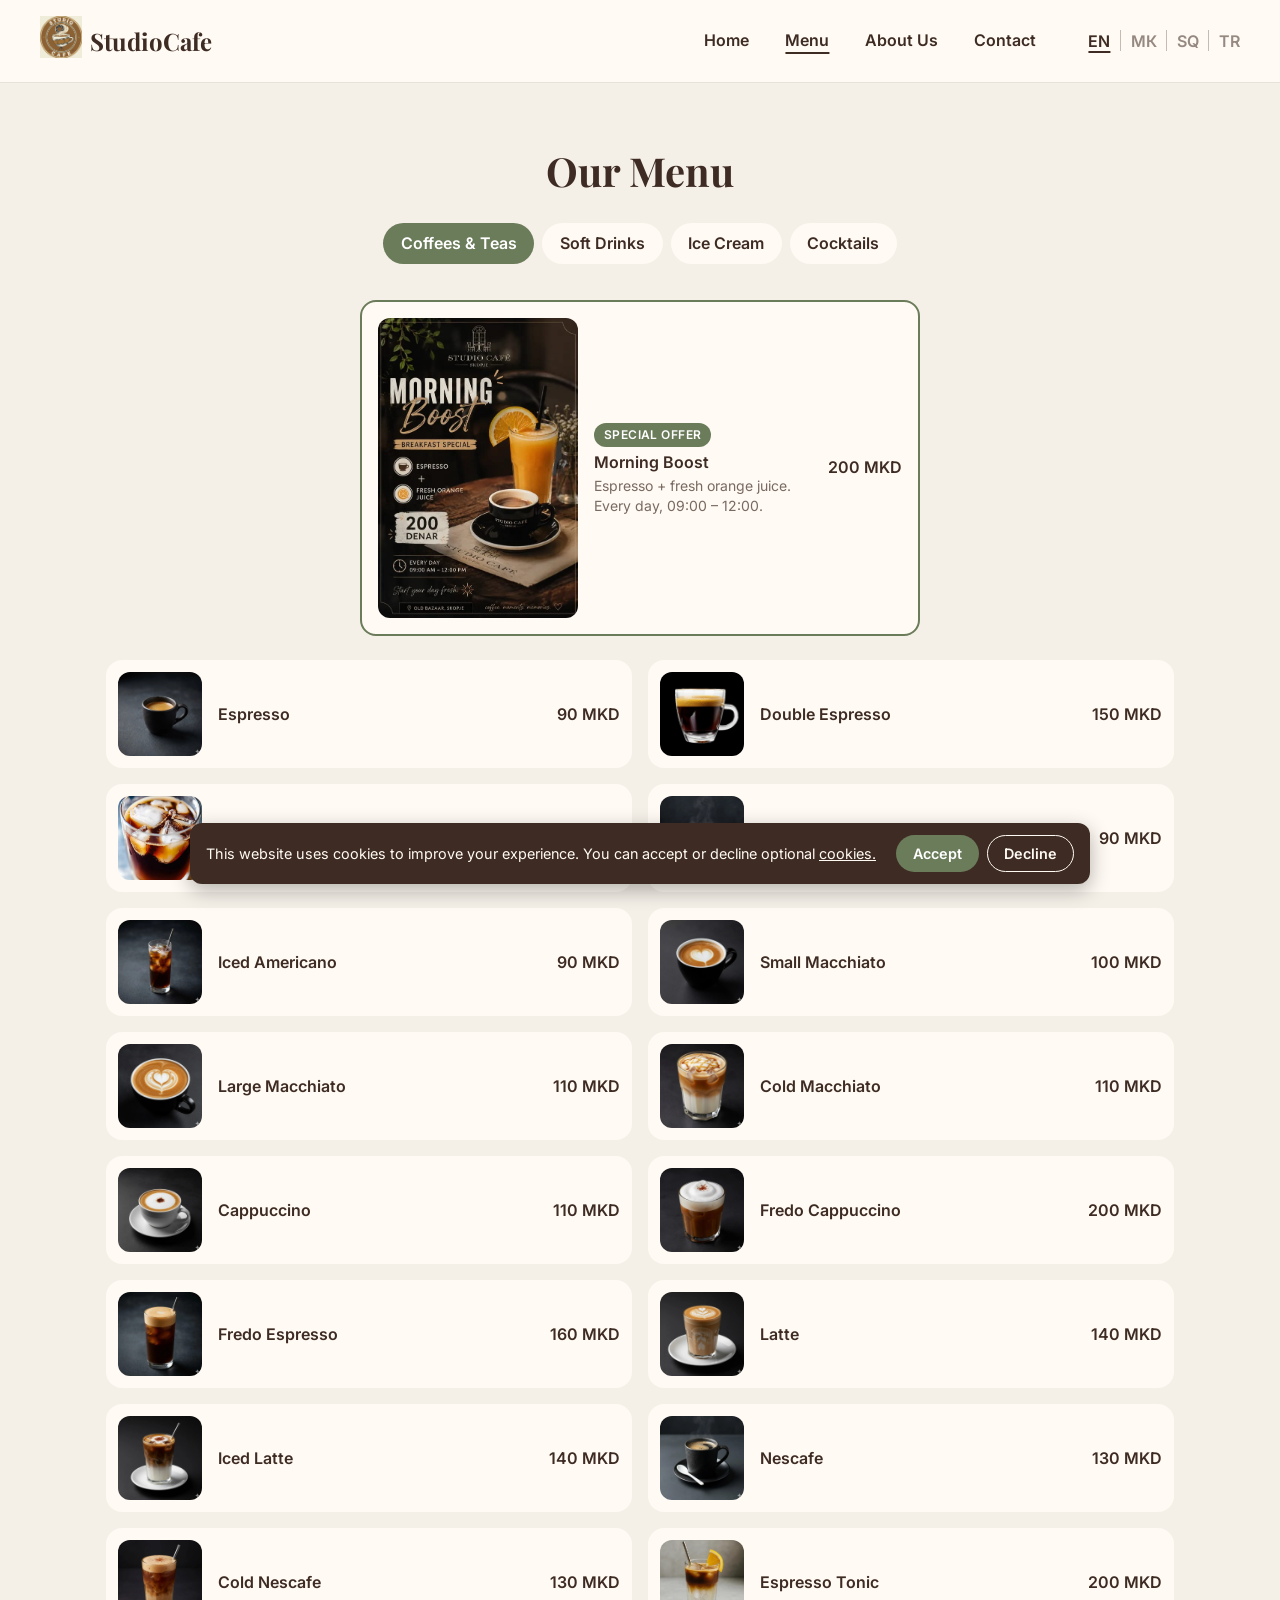
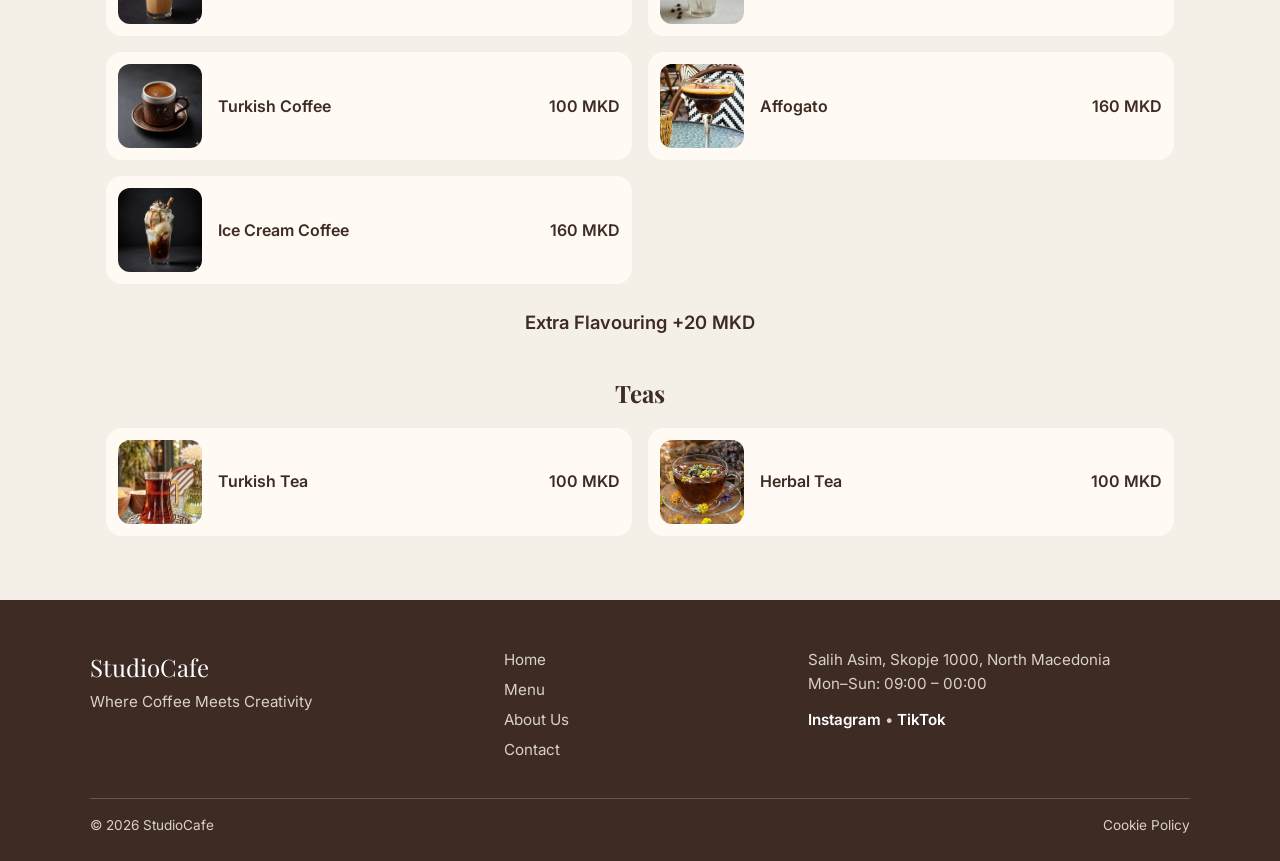
<file: menu.html>
<!DOCTYPE html>
<html lang="en">
<head>
    <meta charset="UTF-8">
    <title data-i18n="title.menu">StudioCafe | Menu</title>
    <meta name="description" data-i18n-content="meta.menu" content="See the full StudioCafe menu: coffee, tea, soft drinks, ice cream and cocktails, with prices.">
    <meta name="viewport" content="width=device-width, initial-scale=1.0">
    <link rel="icon" href="images/logo.jpg">
    <link rel="stylesheet" href="css/style.css?v=2">
</head>
<body>

<header>
    <nav>
        <div class="logo">
            <a href="index.html">
                <img src="images/logo.jpg" alt="StudioCafe Logo">
            </a>
            <a href="index.html"><h2>StudioCafe</h2></a>
        </div>
        <ul>
            <li><a href="index.html" data-i18n="nav.home">Home</a></li>
            <li><a href="menu.html" class="active" data-i18n="nav.menu">Menu</a></li>
            <li><a href="about.html" data-i18n="nav.about">About Us</a></li>
            <li><a href="contact.html" data-i18n="nav.contact">Contact</a></li>
            <li class="lang-switch">
                <button type="button" class="lang-btn" data-lang="en">EN</button>
                <button type="button" class="lang-btn" data-lang="mk">МК</button>
                <button type="button" class="lang-btn" data-lang="sq">SQ</button>
                <button type="button" class="lang-btn" data-lang="tr">TR</button>
            </li>
        </ul>
    </nav>
</header>

<section class="menu-page">
    <h1 data-i18n="menu.title">Our Menu</h1>

    <div class="menu-tabs" id="menu-tabs" role="tablist"></div>
    <div id="menu-panels"></div>
</section>

<div id="cookie-banner" class="cookie-banner">
    <p data-i18n-html="cookie.text">
        This website uses cookies to improve your experience.
        You can accept or decline optional <a href="cookies.html">cookies.</a>
    </p>

    <div class="cookie-buttons">
        <button id="accept-cookies" data-i18n="cookie.accept">Accept</button>
        <button id="decline-cookies" data-i18n="cookie.decline">Decline</button>
    </div>
</div>

<footer>
    <div class="footer-inner">
        <div class="footer-brand">
            <p class="footer-name">StudioCafe</p>
            <p data-i18n="hero.title">Where Coffee Meets Creativity</p>
        </div>

        <ul class="footer-links">
            <li><a href="index.html" data-i18n="nav.home">Home</a></li>
            <li><a href="menu.html" data-i18n="nav.menu">Menu</a></li>
            <li><a href="about.html" data-i18n="nav.about">About Us</a></li>
            <li><a href="contact.html" data-i18n="nav.contact">Contact</a></li>
        </ul>

        <div class="footer-visit">
            <p data-i18n="footer.address">Salih Asim, Skopje 1000, North Macedonia</p>
            <p data-i18n="footer.hours">Mon–Sun: 09:00 – 00:00</p>
            <div class="socials">
                <a href="https://instagram.com/studiocafe.skopje" target="_blank" rel="noopener">Instagram</a> •
                <a href="https://www.tiktok.com/@studiocafe.skopje" target="_blank" rel="noopener">TikTok</a>
            </div>
        </div>
    </div>

    <div class="footer-bottom">
        <p data-i18n="footer.rights">© 2026 StudioCafe</p>
        <a href="cookies.html" data-i18n="cookies.title">Cookie Policy</a>
    </div>
</footer>

<script src="menu-data.js?v=2"></script>
<script>
    const tabsBox = document.getElementById('menu-tabs');
    const panelsBox = document.getElementById('menu-panels');

    MENU.forEach(category => {
        tabsBox.insertAdjacentHTML('beforeend',
            `<button type="button" class="menu-tab" role="tab" data-tab="${category.id}" data-i18n="${category.title}"></button>`);

        const cards = category.items.map(item => {
            if (item.heading) return `<h2 class="menu-subheading" data-i18n="${item.heading}"></h2>`;

            if (item.note) return `<p class="menu-note"><bdi data-i18n="${item.note}"></bdi> +${item.price} ${MENU_CURRENCY}</p>`;

            const name = item.name ? `<bdi data-i18n="${item.name}"></bdi>` : `<bdi>${item.text}</bdi>`;
            const alt = item.name ? `alt="" data-i18n-alt="${item.name}"` : `alt="${item.text}"`;
            const desc = item.desc ? `<p data-i18n="${item.desc}"></p>` : '';
            const price = item.price ? `${item.price} ${MENU_CURRENCY}` : '—';
            const label = item.label ? `<span class="menu-label" data-i18n="${item.label}"></span>` : '';
            return `<article class="menu-card${item.poster ? ' menu-card-poster' : ''}">
                        <img src="${MENU_PHOTO_DIR}${item.photo}" ${alt} loading="lazy">
                        <div class="menu-card-text">${label}<h3>${name}</h3>${desc}</div>
                        <span class="menu-price">${price}</span>
                    </article>`;
        }).join('');

        panelsBox.insertAdjacentHTML('beforeend',
            `<div class="menu-panel" id="${category.id}" role="tabpanel" hidden>${cards}</div>`);
    });

</script>
<script src="languages.js?v=2"></script>
<script>
    function showTab(id) {
        if (!MENU.some(category => category.id === id)) id = MENU[0].id;
        document.querySelectorAll('.menu-panel').forEach(panel => panel.hidden = panel.id !== id);
        document.querySelectorAll('.menu-tab').forEach(tab => {
            tab.classList.toggle('active', tab.dataset.tab === id);
            tab.setAttribute('aria-selected', tab.dataset.tab === id);
            if (tab.dataset.tab === id) tabsBox.scrollLeft = tab.offsetLeft - (tabsBox.clientWidth - tab.offsetWidth) / 2;
        });
    }

    tabsBox.addEventListener('click', event => {
        const tab = event.target.closest('.menu-tab');
        if (!tab) return;
        history.pushState(null, '', '#' + tab.dataset.tab);
        showTab(tab.dataset.tab);
        const top = panelsBox.getBoundingClientRect().top + window.scrollY - tabsBox.offsetHeight - 90;
        if (window.scrollY > top) window.scrollTo(0, top);
    });

    window.addEventListener('popstate', () => showTab(location.hash.slice(1)));
    showTab(location.hash.slice(1));
</script>
<script src="cookies.js?v=2"></script>
</body>
</html>
</file>
<file: css/style.css>
@import url('https://fonts.googleapis.com/css2?family=Playfair+Display:wght@600&family=Inter:wght@400;600&display=swap');

:root {
    --olive: #6b7c5a;
    --beige: #f4efe7;
    --brown: #3e2c24;
    --cream: #fffaf3;
}

html {
    scroll-behavior: smooth;
}

* {
    box-sizing: border-box;
    margin: 0;
    padding: 0;
}

body {
    font-family: 'Inter', sans-serif;
    background: var(--beige);
    color: var(--brown);
    line-height: 1.6;
    min-height: 100vh;
}

h1, h2, h3 {
    font-family: 'Playfair Display', serif;
}

a {
    text-decoration: none;
    color: inherit;
}

header {
    background: var(--cream);
    border-bottom: 1px solid rgba(62, 44, 36, 0.12);
    position: sticky;
    top: 0;
    z-index: 1000;
}

nav {

    padding: 1rem 2.5rem;
    display: flex;
    justify-content: space-between;
    align-items: center;
}
.booking p {
    line-height: 1.7;
}
.logo {
    display: flex;
    align-items: center;
    gap: 0.5rem;
}

.logo img {
    height: 42px;
}

nav ul {
    list-style: none;
    display: flex;
    align-items: center;
    gap: 2.25rem;
}

nav a {
    font-weight: 600;
}

nav a:hover {
    color: var(--olive);
}

nav a.active {
    text-decoration: underline;
    text-decoration-thickness: 2px;
    text-underline-offset: 6px;
}

@media (max-width: 950px) {
    nav {
        padding: 1rem 1.25rem;
    }

    nav ul {
        gap: 1.25rem;
    }

    nav .lang-switch {
        margin-left: 0;
    }
}

@media (max-width: 700px) {
    header {
        position: static;
    }

    nav {
        flex-direction: column;
        gap: 0.6rem;
        padding: 0.75rem 1rem;
    }

    nav ul {
        flex-wrap: wrap;
        justify-content: center;
        align-items: center;
        gap: 0.4rem 1.1rem;
    }
}

.lang-switch {
    display: flex;
    align-items: center;
    margin-left: 1rem;
    flex-shrink: 0;
    white-space: nowrap;
}

.lang-btn {
    background: none;
    border: none;
    border-radius: 0;
    padding: 0.15rem 0.6rem;
    font: inherit;
    font-weight: 600;
    line-height: 1;
    color: rgba(62, 44, 36, 0.55);
    cursor: pointer;
    transition: color 0.2s ease;
}

.lang-btn + .lang-btn {
    border-left: 1px solid rgba(62, 44, 36, 0.3);
}

.lang-btn:first-child {
    padding-left: 0;
}

.lang-btn:last-child {
    padding-right: 0;
}

.lang-btn:hover {
    color: var(--olive);
}

.lang-btn:focus-visible {
    outline: 2px solid var(--olive);
    outline-offset: 2px;
}

.lang-btn.active {
    color: var(--brown);
    text-decoration: underline;
    text-decoration-thickness: 2px;
    text-underline-offset: 4px;
}

@media (max-width: 480px) {
    .lang-btn {
        padding: 0.15rem 0.45rem;
    }
}

.hero {
    background: radial-gradient(ellipse at center, rgba(0,0,0,.6) 0%, rgba(0,0,0,.2) 75%),
    url("../images/ambient-1.jpg") center 13% / cover no-repeat;
    max-width: none;
    min-height: 82vh;
    display: flex;
    flex-direction: column;
    justify-content: center;
    align-items: center;
    text-align: center;
    color: white;
    padding: 2rem;
}

.hero h1 {
    font-size: 3rem;
    margin-bottom: 1rem;
}

.hero h1,
.hero p {
    text-shadow: 0 2px 12px rgba(0,0,0,.6);
}

.hero p {
    max-width: 600px;
    font-size: 1.1rem;
}

.hero-buttons {
    display: flex;
    flex-wrap: wrap;
    justify-content: center;
    gap: 0.75rem 1rem;
    margin-top: 2rem;
}

.hero-buttons .btn {
    margin-top: 0;
}

.hero .btn.secondary {
    border-color: white;
    color: white;
}

.hero .btn.secondary:hover {
    background: white;
    color: var(--brown);
}

.btn {
    display: inline-block;
    margin-top: 2rem;
    background: var(--olive);
    color: white;
    padding: 0.75rem 1.75rem;
    border: 2px solid transparent;
    border-radius: 30px;
    font-weight: 600;
    transition: background 0.3s ease, transform 0.3s ease;
}

.btn:hover {
    background: #586a49;
    transform: translateY(-2px);
}

.btn.secondary {
    background: transparent;
    border: 2px solid var(--olive);
    color: var(--olive);
}

.btn.secondary:hover {
    background: var(--olive);
    color: white;
}

section {
    max-width: 1100px;
    margin: auto;
    padding: 4rem 1rem;
}

section h1 {
    font-size: 2.5rem;
    line-height: 1.2;
    margin-bottom: 1rem;
}

section h2 {
    font-size: 2rem;
    line-height: 1.25;
    text-align: center;
    margin-bottom: 2rem;
}

section h3 {
    font-size: 1.25rem;
}

@media (max-width: 768px) {
    section h1 {
        font-size: 2rem;
    }

    section h2 {
        font-size: 1.6rem;
    }
}

.about-text {
    max-width: 750px;
    margin: auto;
    text-align: center;
    font-size: 1.05rem;
}

.feature-cards {
    display: grid;
    grid-template-columns: repeat(3, 1fr);
    gap: 1.5rem;
}

.feature-card {
    position: relative;
    display: block;
    aspect-ratio: 3 / 4;
    border-radius: 16px;
    overflow: hidden;
    background: var(--olive);
    transition: box-shadow 0.3s ease;
}

.feature-card img {
    width: 100%;
    height: 100%;
    object-fit: cover;
    display: block;
    transition: transform 0.4s ease;
}

.feature-card h3 {
    position: absolute;
    left: 0;
    right: 0;
    bottom: 0;
    padding: 3rem 1.25rem 1.25rem;
    color: white;
    font-size: 1.5rem;
    background: linear-gradient(transparent, rgba(0,0,0,.7));
}

.feature-card:hover,
.feature-card:focus-visible {
    box-shadow: 0 10px 25px rgba(0,0,0,0.15);
}

.feature-card:hover img,
.feature-card:focus-visible img {
    transform: scale(1.06);
}

.popup {
    width: min(860px, calc(100% - 2rem));
    max-height: calc(100dvh - 2rem);
    margin: auto;
    padding: 0;
    border: none;
    border-radius: 18px;
    background: var(--cream);
    color: var(--brown);
    overflow: hidden;
    box-shadow: 0 20px 50px rgba(0,0,0,.35);
}

.popup::backdrop {
    background: rgba(0,0,0,.6);
}

html:has(.popup[open]) {
    overflow: hidden;
}

.popup-inner {
    display: grid;
    grid-template-columns: minmax(0, 380px) 1fr;
    gap: 2rem;
    align-items: center;
    max-height: calc(100dvh - 2rem);
    padding: 1.5rem;
    overflow-y: auto;
}

.popup-text h2 {
    font-size: 1.75rem;
    line-height: 1.25;
    margin-bottom: 0.75rem;
}

.popup-text p {
    font-size: 1.05rem;
}

.popup-text p + p {
    margin-top: 0.75rem;
}

.popup-btn {
    margin-top: 1.25rem;
}

.slideshow {
    position: relative;
    order: -1;
}

.slides {
    display: flex;
    aspect-ratio: 3 / 4;
    max-height: calc(100dvh - 5rem);
    overflow-x: auto;
    scroll-snap-type: x mandatory;
    scrollbar-width: none;
    border-radius: 14px;
    background: var(--beige);
}

.slides::-webkit-scrollbar {
    display: none;
}

.slides img {
    flex: 0 0 100%;
    width: 100%;
    height: 100%;
    object-fit: cover;
    scroll-snap-align: start;
}

.popup-close,
.slide-btn {
    position: absolute;
    width: 2.5rem;
    height: 2.5rem;
    border: none;
    border-radius: 50%;
    background: var(--beige);
    color: var(--brown);
    font-size: 1.6rem;
    line-height: 1;
    cursor: pointer;
    transition: background 0.2s ease, color 0.2s ease;
}

.popup-close {
    top: 0.9rem;
    right: 0.9rem;
    z-index: 1;
}

.slide-btn {
    top: 50%;
    transform: translateY(-50%);
    background: rgba(255, 250, 243, 0.9);
    box-shadow: 0 2px 8px rgba(0,0,0,.25);
}

.slide-prev {
    left: 0.6rem;
}

.slide-next {
    right: 0.6rem;
}

.popup-close:hover,
.slide-btn:hover {
    background: var(--olive);
    color: white;
}

.popup-close:focus-visible,
.slide-btn:focus-visible {
    outline: 2px solid var(--olive);
    outline-offset: 2px;
}

.sr-only {
    position: absolute;
    width: 1px;
    height: 1px;
    overflow: hidden;
    clip-path: inset(50%);
    white-space: nowrap;
}

@media (max-width: 700px) {
    .popup-inner {
        grid-template-columns: 1fr;
        gap: 1rem;
        padding: 1.5rem 1rem 1rem;
    }

    .popup-text h2 {
        padding-right: 2.5rem;
        margin-bottom: 0.5rem;
    }

    .popup-text p {
        font-size: 1rem;
    }

    .slideshow {
        order: 0;
    }

    .slides {
        max-height: 60dvh;
    }
}

.story {
    display: grid;
    grid-template-columns: 1fr 1fr;
    gap: 2.5rem;
    align-items: center;
}

.story img {
    width: 100%;
    aspect-ratio: 4 / 3;
    object-fit: cover;
    border-radius: 18px;
    display: block;
}

.story h2 {
    text-align: left;
    margin-bottom: 1rem;
}

.story-text p {
    font-size: 1.05rem;
}

.story-portrait img,
.story-reverse img {
    aspect-ratio: 4 / 5;
    object-position: center 75%;
}

@media (max-width: 768px) {
    .story-reverse img {
        order: -1;
    }
}

.story-more {
    display: inline-block;
    margin-top: 1.25rem;
    font-weight: 600;
    color: var(--olive);
}

.story-more:hover {
    color: #586a49;
}

@media (max-width: 768px) {
    .feature-cards {
        grid-template-columns: 1fr;
    }

    .feature-card {
        aspect-ratio: 4 / 3;
    }

    .story {
        grid-template-columns: 1fr;
        gap: 1.5rem;
    }

    .hero h1 {
        font-size: 2.2rem;
    }
}

section[id] {
    scroll-margin-top: 5rem;
}

.page-title {
    text-align: center;
    padding-bottom: 0;
}

.page-title h1 {
    font-size: 2.5rem;
}

.values {
    display: grid;
    grid-template-columns: repeat(3, 1fr);
    gap: 1.5rem;
}

.value-card {
    background: var(--cream);
    border-radius: 16px;
    padding: 2rem 1.5rem;
    text-align: center;
}

.value-card h3 {
    margin-bottom: 0.5rem;
    color: var(--olive);
}

.team {
    display: grid;
    grid-template-columns: repeat(4, 1fr);
    gap: 1.5rem;
}

.team-card {
    background: var(--cream);
    border-radius: 16px;
    overflow: hidden;
    text-align: center;
}

.team-card img {
    width: 100%;
    aspect-ratio: 4 / 3;
    object-fit: cover;
    display: block;
}

.team-card h3 {
    margin: 1.25rem 1rem 0.5rem;
    color: var(--olive);
}

.team-card p {
    margin: 0 1.25rem 1.5rem;
}

.team-join {
    text-align: center;
    margin-top: 2rem;
}

.team-join a {
    color: var(--olive);
    font-weight: 600;
}

@media (max-width: 1024px) {
    .team {
        grid-template-columns: repeat(2, 1fr);
    }
}

@media (max-width: 600px) {
    .team {
        grid-template-columns: 1fr;
    }
}

.news {
    display: grid;
    grid-template-columns: repeat(3, 1fr);
    gap: 1.5rem;
}

.news-card {
    background: var(--cream);
    border-radius: 16px;
    overflow: hidden;
}

.news-card img {
    width: 100%;
    aspect-ratio: 4 / 3;
    object-fit: cover;
    display: block;
}

.news-body {
    padding: 1.25rem 1.25rem 1.5rem;
}

.news-tag {
    display: inline-block;
    font-size: 0.75rem;
    font-weight: 600;
    letter-spacing: 0.05em;
    text-transform: uppercase;
    color: var(--olive);
}

.news-card h3 {
    margin: 0.35rem 0 0.5rem;
}

.news-more {
    text-align: center;
    margin-top: 2rem;
}

.news-more a {
    color: var(--olive);
    font-weight: 600;
}

@media (max-width: 768px) {
    .news {
        grid-template-columns: 1fr;
    }
}

.form-intro {
    text-align: center;
    max-width: 560px;
    margin: 0 auto 2rem;
}

.contact-form {
    max-width: 560px;
    margin: 0 auto;
    background: var(--cream);
    border-radius: 16px;
    padding: 2rem;
}

.form-row {
    margin-bottom: 1.25rem;
}

.form-row label {
    display: block;
    font-weight: 600;
    margin-bottom: 0.4rem;
}

.form-row input,
.form-row select,
.form-row textarea {
    width: 100%;
    box-sizing: border-box;
    padding: 0.7rem 0.9rem;
    border: 1px solid rgba(62, 44, 36, 0.25);
    border-radius: 10px;
    background: white;
    color: var(--brown);
    font: inherit;
}

.form-row textarea {
    resize: vertical;
}

.form-row input:focus,
.form-row select:focus,
.form-row textarea:focus {
    outline: 2px solid var(--olive);
    border-color: var(--olive);
}

.form-row [aria-invalid="true"] {
    border-color: #a33a2b;
}

.form-error {
    min-height: 1.2em;
    margin: 0.3rem 0 0;
    font-size: 0.85rem;
    color: #a33a2b;
}

.contact-form .btn {
    margin-top: 0.5rem;
    cursor: pointer;
    font: inherit;
    font-weight: 600;
}

.form-success {
    margin: 1rem 0 0;
    color: var(--olive);
    font-weight: 600;
}

@media (max-width: 480px) {
    .contact-form {
        padding: 1.5rem 1.25rem;
    }
}

.cta {
    text-align: center;
}

.cta h2 {
    margin-bottom: 1rem;
}

.cta-info {
    margin-top: 1rem;
}

@media (max-width: 768px) {
    .values {
        grid-template-columns: 1fr;
    }

    .page-title h1 {
        font-size: 2rem;
    }
}

.contact {
    text-align: center;
    padding-bottom: 1rem;
}

.contact-email {
    display: inline-block;
    font-family: 'Playfair Display', serif;
    font-size: 1.75rem;
    line-height: 1.3;
    overflow-wrap: anywhere;
}

a.contact-email:hover {
    color: var(--olive);
}

.contact-socials {
    display: flex;
    flex-wrap: wrap;
    justify-content: center;
    gap: 0.75rem;
    margin-top: 1.5rem;
}

.contact-socials .btn {
    margin-top: 0;
}

.contact-notes {
    max-width: 560px;
    margin: 2.5rem auto 0;
    padding-top: 1.5rem;
    border-top: 1px solid rgba(62, 44, 36, 0.15);
    font-size: 0.9rem;
    color: rgba(62, 44, 36, 0.75);
}

.contact-notes p + p {
    margin-top: 0.4rem;
}

.contact-notes-title {
    font-size: 0.8rem;
    font-weight: 600;
    letter-spacing: 0.08em;
    text-transform: uppercase;
    color: var(--brown);
}

@media (max-width: 480px) {
    .contact-email {
        font-size: 1.35rem;
    }
}

.gallery {
    display: grid;
    grid-template-columns: repeat(auto-fit, minmax(250px, 1fr));
    gap: 1.5rem;
}

.gallery img {
    width: 100%;
    border-radius: 14px;
    object-fit: cover;
    transition: transform 0.3s ease, box-shadow 0.3s ease;
}

.gallery img:hover {
    transform: translateY(-6px);
    box-shadow: 0 10px 25px rgba(0,0,0,0.15);
}

.studio {
    background: var(--cream);
    border-radius: 18px;
    padding: 3rem;
    text-align: center;
}

.studio p {
    max-width: 700px;
    margin: auto;
}

.booking {
    margin-top: 2.5rem;
    max-width: 600px;
    background: white;
    padding: 2rem;
    border-radius: 14px;
    margin-left: auto;
    margin-right: auto;
}
.menu-page h1 {
    text-align: center;
}

.menu-tabs {
    position: sticky;
    top: 82px;
    z-index: 900;
    display: flex;
    justify-content: center;
    gap: 0.5rem;
    padding: 0.75rem 0;
    margin-bottom: 1.5rem;
    background: var(--beige);
    overflow-x: auto;
    scrollbar-width: none;
}

.menu-tabs::-webkit-scrollbar {
    display: none;
}

.menu-tab {
    flex-shrink: 0;
    padding: 0.5rem 1.1rem;
    border: none;
    border-radius: 30px;
    background: var(--cream);
    color: var(--brown);
    font: inherit;
    font-weight: 600;
    white-space: nowrap;
    cursor: pointer;
    transition: background 0.2s ease, color 0.2s ease;
}

.menu-tab:hover {
    color: var(--olive);
}

.menu-tab.active {
    background: var(--olive);
    color: white;
}

.menu-tab:focus-visible {
    outline: 2px solid var(--olive);
    outline-offset: 2px;
}

.menu-panel {
    display: grid;
    grid-template-columns: repeat(2, 1fr);
    gap: 1rem;
}

.menu-panel[hidden] {
    display: none;
}

.menu-card {
    display: flex;
    align-items: center;
    gap: 1rem;
    padding: 0.75rem;
    background: var(--cream);
    border-radius: 16px;
}

.menu-card img {
    width: 84px;
    height: 84px;
    flex-shrink: 0;
    object-fit: cover;
    border-radius: 12px;
    background: var(--beige);
}

.menu-card-text {
    flex: 1;
    min-width: 0;
}

.menu-card h3 {
    font-family: 'Inter', sans-serif;
    font-size: 1rem;
    font-weight: 600;
    line-height: 1.3;
}

.menu-card p {
    margin-top: 0.2rem;
    font-size: 0.875rem;
    line-height: 1.4;
    color: rgba(62, 44, 36, 0.7);
}

.menu-price {
    flex-shrink: 0;
    font-weight: 600;
    white-space: nowrap;
}

.menu-subheading,
.menu-note {
    grid-column: 1 / -1;
}

.menu-panel .menu-subheading {
    font-size: 1.5rem;
    margin: 1.5rem 0 0.25rem;
}

.menu-note {
    margin-top: 0.5rem;
    text-align: center;
    font-size: 1.15rem;
    font-weight: 600;
}

.menu-label {
    display: inline-block;
    margin-bottom: 0.35rem;
    padding: 0.15rem 0.6rem;
    border-radius: 30px;
    background: var(--olive);
    color: white;
    font-size: 0.75rem;
    font-weight: 600;
    letter-spacing: 0.04em;
    text-transform: uppercase;
}

.menu-card-poster {
    grid-column: 1 / -1;
    max-width: 560px;
    width: 100%;
    margin: 0 auto 0.5rem;
    padding: 1rem;
    border: 2px solid var(--olive);
}

.menu-card-poster img {
    width: 200px;
    height: auto;
}

@media (max-width: 768px) {
    .menu-panel {
        grid-template-columns: 1fr;
    }
}

@media (max-width: 700px) {

    .menu-tabs {
        top: 0;
        justify-content: flex-start;
        margin-left: -1rem;
        margin-right: -1rem;
        padding-left: 1rem;
        padding-right: 1rem;
    }
}

@media (max-width: 480px) {
    .menu-card img {
        width: 72px;
        height: 72px;
    }

    .menu-card-poster {
        flex-wrap: wrap;
    }

    .menu-card-poster img {
        width: 100%;
        height: auto;
    }
}

iframe {
    width: 100%;
    height: 300px;
    border: none;
    border-radius: 14px;
    margin-top: 1.5rem;
}

footer {
    background: var(--brown);
    color: rgba(255, 250, 243, 0.8);
    padding: 3rem 1.5rem 1.5rem;
    font-size: 0.95rem;

    position: sticky;
    top: 100vh;
}

.footer-inner {
    max-width: 1100px;
    margin: 0 auto;
    display: grid;
    grid-template-columns: 1.4fr 1fr 1.4fr;
    gap: 2rem;
}

.footer-name {
    font-family: 'Playfair Display', serif;
    font-size: 1.5rem;
    color: white;
    margin-bottom: 0.25rem;
}

.footer-links {
    list-style: none;
    display: grid;
    gap: 0.35rem;
    align-content: start;
}

footer a:hover {
    color: white;
    text-decoration: underline;
}

.socials {
    margin-top: 0.75rem;
}

.socials a {
    font-weight: 600;
    color: white;
}

.footer-bottom {
    max-width: 1100px;
    margin: 2.25rem auto 0;
    padding-top: 1rem;
    border-top: 1px solid rgba(255, 250, 243, 0.2);
    display: flex;
    justify-content: space-between;
    gap: 1rem;
    font-size: 0.85rem;
}

@media (max-width: 700px) {
    .footer-inner {
        grid-template-columns: 1fr;
        gap: 1.5rem;
        text-align: center;
    }

    .footer-bottom {
        flex-direction: column;
        align-items: center;
        gap: 0.35rem;
    }
}

.cookie-banner {
    position: fixed;
    bottom: 1rem;
    left: 1rem;
    right: 1rem;
    max-width: 900px;
    margin: 0 auto;
    background: var(--brown);
    color: var(--cream);
    padding: 0.75rem 1rem;
    border-radius: 12px;
    display: flex;
    justify-content: space-between;
    align-items: center;
    gap: 1rem;
    font-size: 0.9rem;
    line-height: 1.4;
    box-shadow: 0 6px 20px rgba(0,0,0,.3);
    z-index: 9999;
}

.cookie-banner a {
    text-decoration: underline;
}

.cookie-banner a:hover {
    color: white;
}

.cookie-buttons {
    display: flex;
    gap: 0.5rem;
    flex-shrink: 0;
}

.cookie-buttons button {
    padding: 0.45rem 1rem;
    border: 1px solid transparent;
    border-radius: 30px;
    font: inherit;
    font-weight: 600;
    cursor: pointer;
    transition: background 0.2s ease, color 0.2s ease;
}

#accept-cookies {
    background: var(--olive);
    color: white;
}

#accept-cookies:hover {
    background: #586a49;
}

#decline-cookies {
    background: transparent;
    border-color: var(--cream);
    color: var(--cream);
}

#decline-cookies:hover {
    background: var(--cream);
    color: var(--brown);
}

@media (max-width: 480px) {
    .cookie-banner {
        bottom: 0.5rem;
        left: 0.5rem;
        right: 0.5rem;
        flex-wrap: wrap;
        gap: 0.6rem;
        font-size: 0.85rem;
    }
}
</file>
